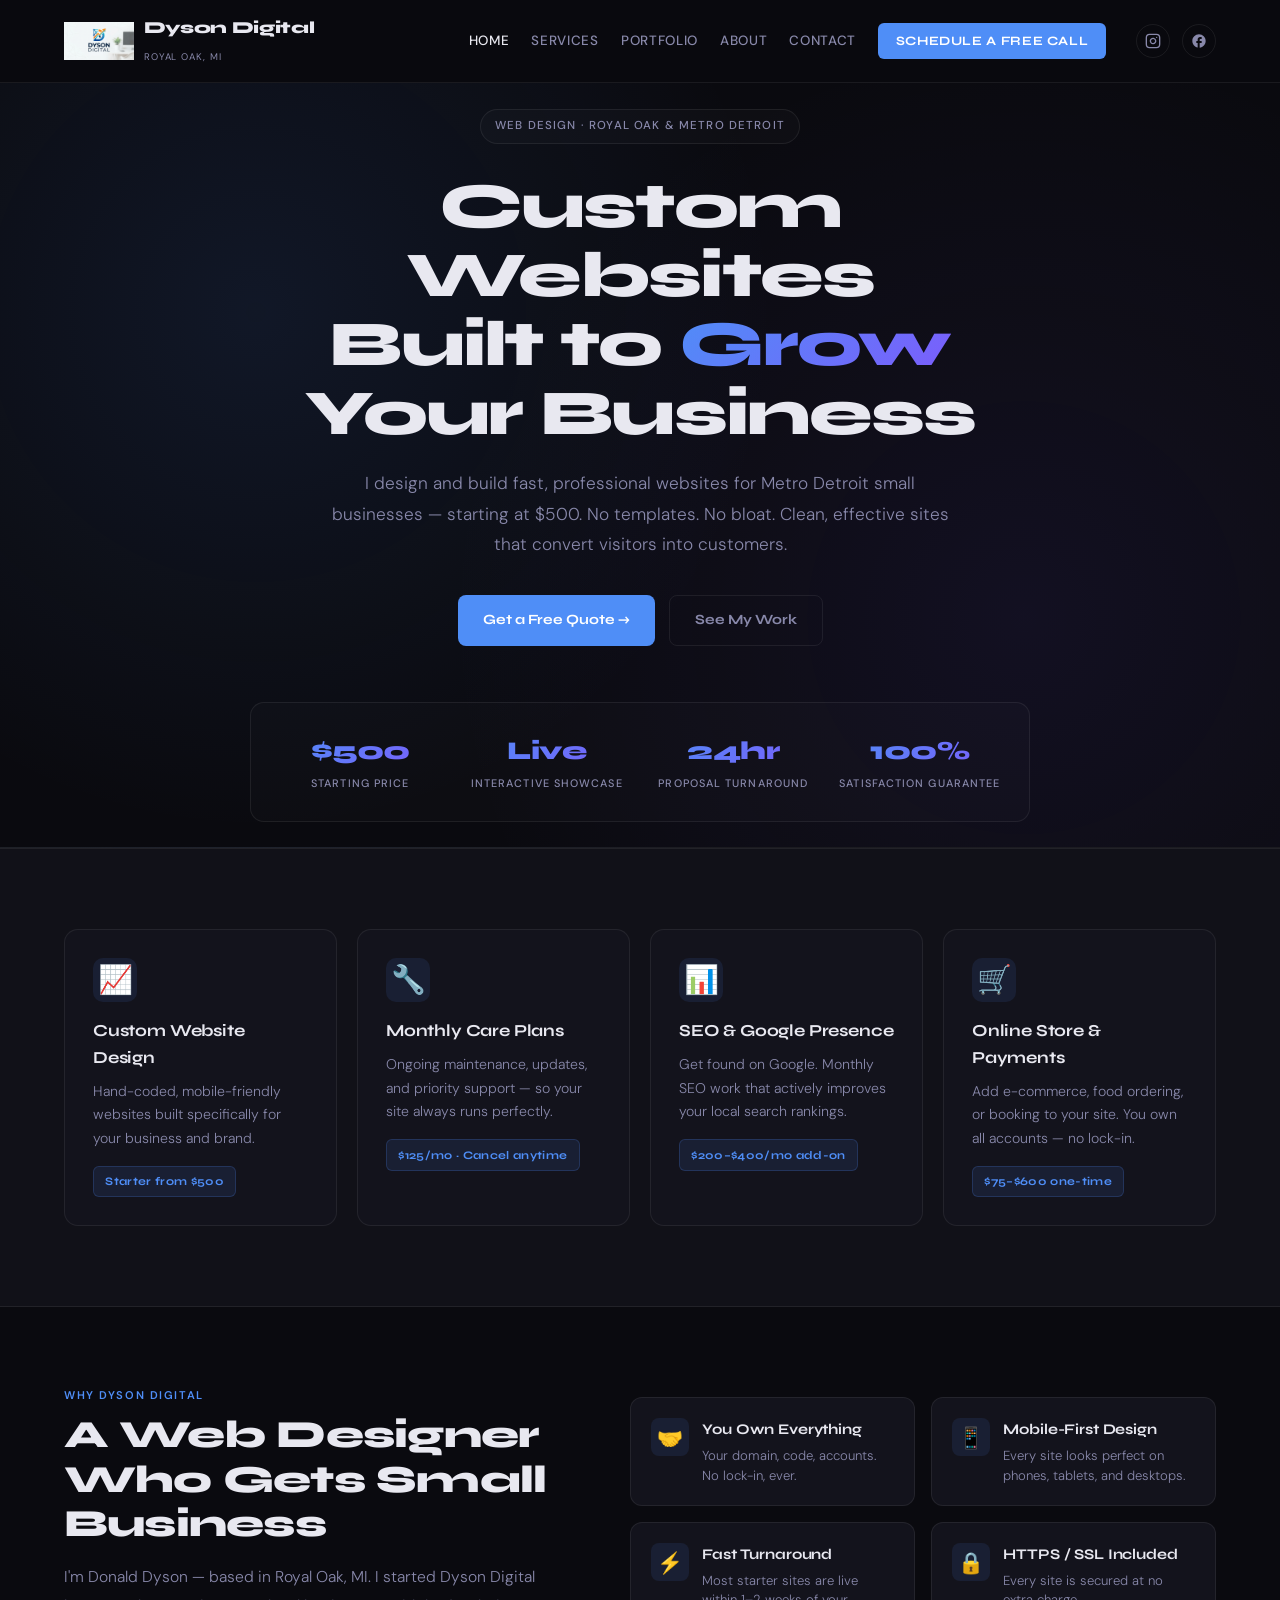
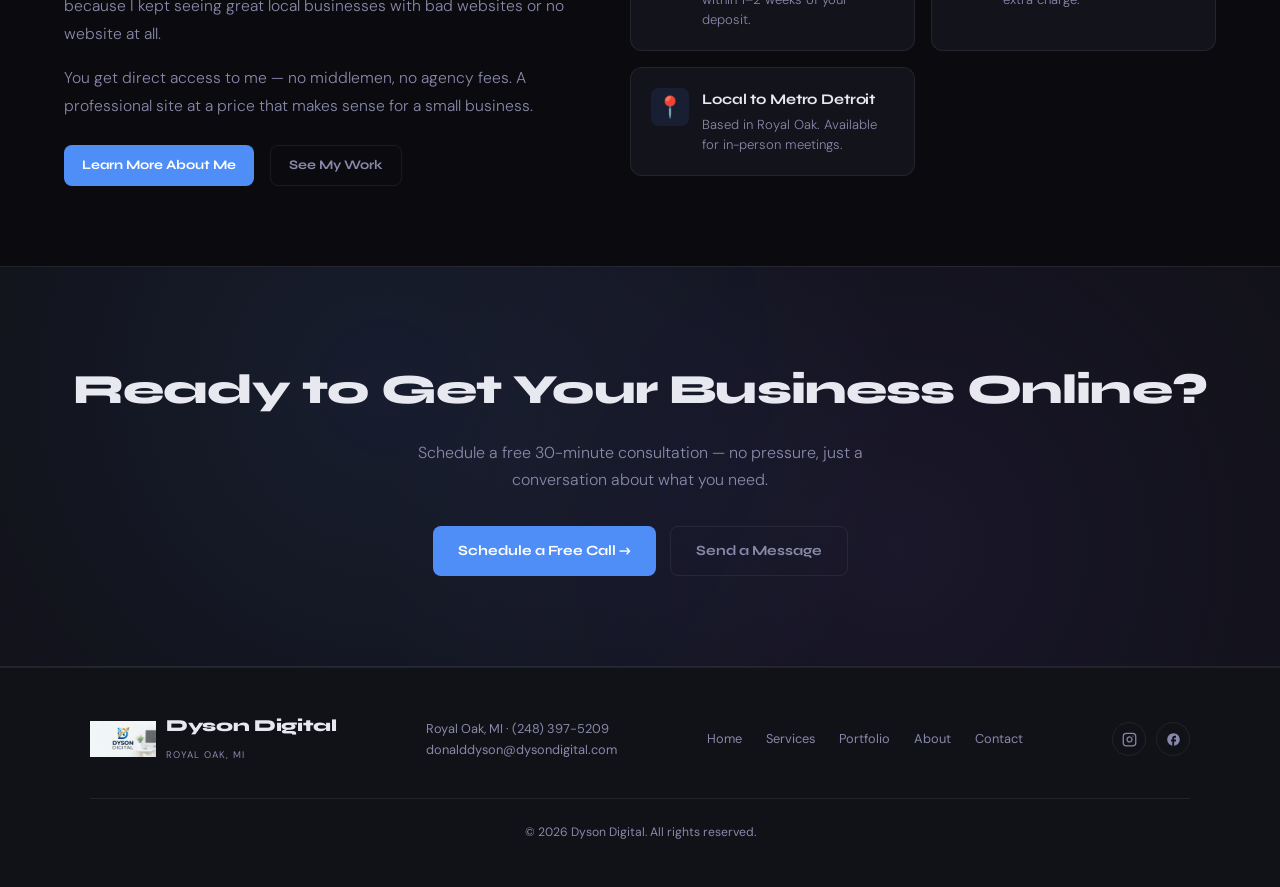
<file: index.html>
<!DOCTYPE html>
<html lang="en">
<head>
<script async src="https://www.googletagmanager.com/gtag/js?id=G-XXXXXXXXXX"></script>
<script>window.dataLayer=window.dataLayer||[];function gtag(){dataLayer.push(arguments);}gtag('js',new Date());gtag('config','G-XXXXXXXXXX');</script>
<meta charset="UTF-8">
<meta name="viewport" content="width=device-width, initial-scale=1.0">
<title>Dyson Digital | Web Designer Royal Oak MI | Metro Detroit</title>
<meta name="description" content="Dyson Digital builds custom websites for Metro Detroit small businesses. Based in Royal Oak, MI. Starting at $500. Schedule a free consultation.">
<link rel="canonical" href="https://dysondigital.com/">
<meta name="robots" content="index, follow">
<meta property="og:title" content="Dyson Digital | Web Designer Royal Oak MI">
<meta property="og:description" content="Custom websites for Metro Detroit small businesses. Starting at $500.">
<meta property="og:image" content="https://dysondigital.com/images/og-preview.jpg">
<meta property="og:url" content="https://dysondigital.com">
<meta property="og:type" content="website">
<meta name="twitter:card" content="summary_large_image">
<meta name="twitter:title" content="Dyson Digital | Web Designer Royal Oak MI">
<meta name="twitter:description" content="Custom websites for Metro Detroit small businesses. Starting at $500.">
<meta name="twitter:image" content="https://dysondigital.com/images/og-preview.jpg">
<link rel="icon" type="image/png" href="favicon.png">
<link rel="apple-touch-icon" href="favicon.png">
<meta name="theme-color" content="#1d6aff">
<link rel="stylesheet" href="style.css">

<!-- ProfessionalService (LocalBusiness) Schema -->
<script type="application/ld+json">
{
  "@context": "https://schema.org",
  "@type": "ProfessionalService",
  "name": "Dyson Digital",
  "image": "https://dysondigital.com/images/dysondigitallogo.png",
  "url": "https://dysondigital.com",
  "telephone": "+1-248-397-5209",
  "email": "donalddyson@dysondigital.com",
  "priceRange": "$500 - $1,500",
  "description": "Professional web design and SEO services for small businesses in Metro Detroit.",
  "address": {
    "@type": "PostalAddress",
    "addressLocality": "Royal Oak",
    "addressRegion": "MI",
    "addressCountry": "US"
  },
  "geo": {
    "@type": "GeoCoordinates",
    "latitude": 42.4895,
    "longitude": -83.1446
  },
  "areaServed": ["Royal Oak", "Detroit", "Metro Detroit", "Michigan"],
  "sameAs": [
    "https://www.instagram.com/dyson.digital",
    "https://www.facebook.com/profile.php?id=61573208819457"
  ],
  "founder": {
    "@type": "Person",
    "name": "Donald Dyson",
    "jobTitle": "Founder & Web Designer",
    "worksFor": {
      "@type": "Organization",
      "name": "Dyson Digital"
    }
  },
  "hasOfferCatalog": {
    "@type": "OfferCatalog",
    "name": "Web Design Services",
    "itemListElement": [
      {
        "@type": "Offer",
        "itemOffered": {
          "@type": "Service",
          "name": "Starter Website",
          "description": "Up to 5 pages, hand-coded and mobile-friendly. Ideal for small businesses needing a clean, professional web presence fast."
        },
        "price": "500",
        "priceCurrency": "USD"
      },
      {
        "@type": "Offer",
        "itemOffered": {
          "@type": "Service",
          "name": "Full Custom Site",
          "description": "Up to 8 pages, fully custom layout and design with advanced SEO, Google Maps integration, and 30-day post-launch support."
        },
        "price": "800",
        "priceCurrency": "USD"
      },
      {
        "@type": "Offer",
        "itemOffered": {
          "@type": "Service",
          "name": "Monthly Care Plan",
          "description": "Hands-on monthly maintenance: hosting, SSL, content updates, performance monitoring, and same-day priority support."
        },
        "price": "125",
        "priceCurrency": "USD"
      }
    ]
  }
}
</script>

<!-- Organization + Founder Schema -->
<script type="application/ld+json">
{
  "@context": "https://schema.org",
  "@type": "Organization",
  "name": "Dyson Digital",
  "url": "https://dysondigital.com",
  "logo": "https://dysondigital.com/images/dysondigitallogo.png",
  "founder": {
    "@type": "Person",
    "name": "Donald Dyson",
    "jobTitle": "Founder",
    "worksFor": {
      "@type": "Organization",
      "name": "Dyson Digital"
    }
  },
  "contactPoint": {
    "@type": "ContactPoint",
    "telephone": "+1-248-397-5209",
    "contactType": "customer service",
    "email": "donalddyson@dysondigital.com",
    "areaServed": "US",
    "availableLanguage": "English"
  },
  "sameAs": [
    "https://www.instagram.com/dyson.digital",
    "https://www.facebook.com/profile.php?id=61573208819457"
  ]
}
</script>

<!-- Breadcrumbs -->
<script type="application/ld+json">
{
  "@context": "https://schema.org",
  "@type": "BreadcrumbList",
  "itemListElement": [
    {
      "@type": "ListItem",
      "position": 1,
      "name": "Home",
      "item": "https://dysondigital.com/"
    }
  ]
}
</script>
</head>
<body>

<header>
  <a href="index.html" class="logo-wrap" aria-label="Dyson Digital home">
    <img src="images/dysondigitallogo.png" alt="Dyson Digital logo" height="50" loading="lazy">
    <span>
      <span class="logo-text">Dyson Digital</span><br>
      <span class="logo-sub">Royal Oak, MI</span>
    </span>
  </a>
  <button class="menu-toggle" aria-label="Toggle navigation menu" aria-expanded="false" aria-controls="main-nav" onclick="const n=document.getElementById('main-nav');n.classList.toggle('active');this.setAttribute('aria-expanded',n.classList.contains('active'));">&#9776;</button>
  <nav id="main-nav">
    <a href="index.html" class="active">Home</a>
    <a href="services.html">Services</a>
    <a href="portfolio.html">Portfolio</a>
    <a href="about.html">About</a>
    <a href="contact.html">Contact</a>
    <a href="https://calendly.com/donalddyson-dysondigital" target="_blank" rel="noopener" class="btn-nav">Schedule a Free Call</a>
    <div class="social-icons">
      <a href="https://www.instagram.com/dyson.digital?igsh=MTFlbjN6anN3eXRmOQ%3D%3D&amp;utm_source=qr" target="_blank" rel="noopener" aria-label="Dyson Digital on Instagram">
        <svg viewBox="0 0 24 24" fill="none" stroke="currentColor" stroke-width="2" stroke-linecap="round" stroke-linejoin="round"><rect x="2" y="2" width="20" height="20" rx="5" ry="5"/><path d="M16 11.37A4 4 0 1 1 12.63 8 4 4 0 0 1 16 11.37z"/><line x1="17.5" y1="6.5" x2="17.51" y2="6.5"/></svg>
      </a>
      <a href="https://www.facebook.com/profile.php?id=61573208819457&amp;mibextid=wwXIfr" target="_blank" rel="noopener" aria-label="Dyson Digital on Facebook">
        <svg viewBox="0 0 24 24" fill="currentColor"><path d="M22 12c0-5.52-4.48-10-10-10S2 6.48 2 12c0 4.84 3.44 8.87 8 9.8V15H8v-3h2V9.5C10 7.57 11.57 6 13.5 6H16v3h-2c-.55 0-1 .45-1 1v2h3v3h-3v6.95c5.05-.5 9-4.76 9-9.95z"/></svg>
      </a>
    </div>
  </nav>
</header>

<!-- HERO -->
<section class="hero">
  <div class="hero-inner">
    <div class="hero-tag">Web Design &middot; Royal Oak &amp; Metro Detroit</div>
    <h1>Custom Websites<br>Built to <span>Grow</span><br>Your Business</h1>
    <p class="hero-desc">I design and build fast, professional websites for Metro Detroit small businesses — starting at $500. No templates. No bloat. Clean, effective sites that convert visitors into customers.</p>
    <div class="hero-ctas">
      <a href="contact.html#quote-form" class="btn">Get a Free Quote &rarr;</a>
      <a href="portfolio.html" class="btn btn-outline">See My Work</a>
    </div>
    <div class="hero-stats">
      <div><div class="sn">$500</div><div class="sl2">Starting Price</div></div>
      <div><div class="sn">Live</div><div class="sl2">Interactive Showcase</div></div>
      <div><div class="sn">24hr</div><div class="sl2">Proposal Turnaround</div></div>
      <div><div class="sn">100%</div><div class="sl2">Satisfaction Guarantee</div></div>
    </div>
  </div>
</section>

<!-- SERVICES STRIP -->
<section class="strip" id="services">
  <div class="sg">
    <div class="sc">
      <div class="si" aria-hidden="true">&#128200;</div>
      <h3>Custom Website Design</h3>
      <p>Hand-coded, mobile-friendly websites built specifically for your business and brand.</p>
      <div class="stag">Starter from $500</div>
    </div>
    <div class="sc">
      <div class="si" aria-hidden="true">&#128295;</div>
      <h3>Monthly Care Plans</h3>
      <p>Ongoing maintenance, updates, and priority support — so your site always runs perfectly.</p>
      <div class="stag">$125/mo &middot; Cancel anytime</div>
    </div>
    <div class="sc">
      <div class="si" aria-hidden="true">&#128202;</div>
      <h3>SEO &amp; Google Presence</h3>
      <p>Get found on Google. Monthly SEO work that actively improves your local search rankings.</p>
      <div class="stag">$200&ndash;$400/mo add-on</div>
    </div>
    <div class="sc">
      <div class="si" aria-hidden="true">&#128722;</div>
      <h3>Online Store &amp; Payments</h3>
      <p>Add e-commerce, food ordering, or booking to your site. You own all accounts — no lock-in.</p>
      <div class="stag">$75&ndash;$600 one-time</div>
    </div>
  </div>
</section>

<!-- WHY DYSON DIGITAL -->
<section class="why">
  <div class="wi">
    <div class="wt">
      <div class="sl">Why Dyson Digital</div>
      <h2>A Web Designer Who Gets Small Business</h2>
      <p>I'm Donald Dyson — based in Royal Oak, MI. I started Dyson Digital because I kept seeing great local businesses with bad websites or no website at all.</p>
      <p>You get direct access to me — no middlemen, no agency fees. A professional site at a price that makes sense for a small business.</p>
      <div style="display:flex;gap:1rem;margin-top:1.5rem;flex-wrap:wrap;">
        <a href="about.html" class="btn btn-sm">Learn More About Me</a>
        <a href="portfolio.html" class="btn btn-outline btn-sm">See My Work</a>
      </div>
    </div>
    <div class="wl">
      <div class="wi2"><div class="wic" aria-hidden="true">&#129309;</div><div><h4>You Own Everything</h4><p>Your domain, code, accounts. No lock-in, ever.</p></div></div>
      <div class="wi2"><div class="wic" aria-hidden="true">&#128241;</div><div><h4>Mobile-First Design</h4><p>Every site looks perfect on phones, tablets, and desktops.</p></div></div>
      <div class="wi2"><div class="wic" aria-hidden="true">&#9889;</div><div><h4>Fast Turnaround</h4><p>Most starter sites are live within 1&ndash;2 weeks of your deposit.</p></div></div>
      <div class="wi2"><div class="wic" aria-hidden="true">&#128274;</div><div><h4>HTTPS / SSL Included</h4><p>Every site is secured at no extra charge.</p></div></div>
      <div class="wi2"><div class="wic" aria-hidden="true">&#128205;</div><div><h4>Local to Metro Detroit</h4><p>Based in Royal Oak. Available for in-person meetings.</p></div></div>
    </div>
  </div>
</section>

<!-- CTA BAR -->
<section class="cta-b">
  <h2>Ready to Get Your Business Online?</h2>
  <p>Schedule a free 30-minute consultation — no pressure, just a conversation about what you need.</p>
  <div class="cta-btns">
    <a href="https://calendly.com/donalddyson-dysondigital" target="_blank" rel="noopener" class="btn">Schedule a Free Call &rarr;</a>
    <a href="contact.html" class="btn btn-outline">Send a Message</a>
  </div>
</section>

<!-- FOOTER -->
<footer>
  <div class="fi">
    <div class="footer-brand">
      <img src="images/dysondigitallogo.png" alt="Dyson Digital logo" loading="lazy">
      <div>
        <span class="logo-text">Dyson Digital</span><br>
        <span class="logo-sub">Royal Oak, MI</span>
      </div>
    </div>
    <div class="footer-contact">
      Royal Oak, MI &middot; <a href="tel:+12483975209">(248) 397-5209</a><br>
      <a href="mailto:donalddyson@dysondigital.com">donalddyson@dysondigital.com</a>
    </div>
    <div class="fl">
      <a href="index.html">Home</a>
      <a href="services.html">Services</a>
      <a href="portfolio.html">Portfolio</a>
      <a href="about.html">About</a>
      <a href="contact.html">Contact</a>
    </div>
    <div class="footer-social">
      <a href="https://www.instagram.com/dyson.digital?igsh=MTFlbjN6anN3eXRmOQ%3D%3D&amp;utm_source=qr" target="_blank" rel="noopener" aria-label="Dyson Digital on Instagram">
        <svg viewBox="0 0 24 24" fill="none" stroke="currentColor" stroke-width="2" stroke-linecap="round" stroke-linejoin="round"><rect x="2" y="2" width="20" height="20" rx="5" ry="5"/><path d="M16 11.37A4 4 0 1 1 12.63 8 4 4 0 0 1 16 11.37z"/><line x1="17.5" y1="6.5" x2="17.51" y2="6.5"/></svg>
      </a>
      <a href="https://www.facebook.com/profile.php?id=61573208819457&amp;mibextid=wwXIfr" target="_blank" rel="noopener" aria-label="Dyson Digital on Facebook">
        <svg viewBox="0 0 24 24" fill="currentColor"><path d="M22 12c0-5.52-4.48-10-10-10S2 6.48 2 12c0 4.84 3.44 8.87 8 9.8V15H8v-3h2V9.5C10 7.57 11.57 6 13.5 6H16v3h-2c-.55 0-1 .45-1 1v2h3v3h-3v6.95c5.05-.5 9-4.76 9-9.95z"/></svg>
      </a>
    </div>
  </div>
  <div class="footer-bottom">
    <span class="fc">&copy; 2026 Dyson Digital. All rights reserved.</span>
  </div>
</footer>

</body>
</html>
</file>
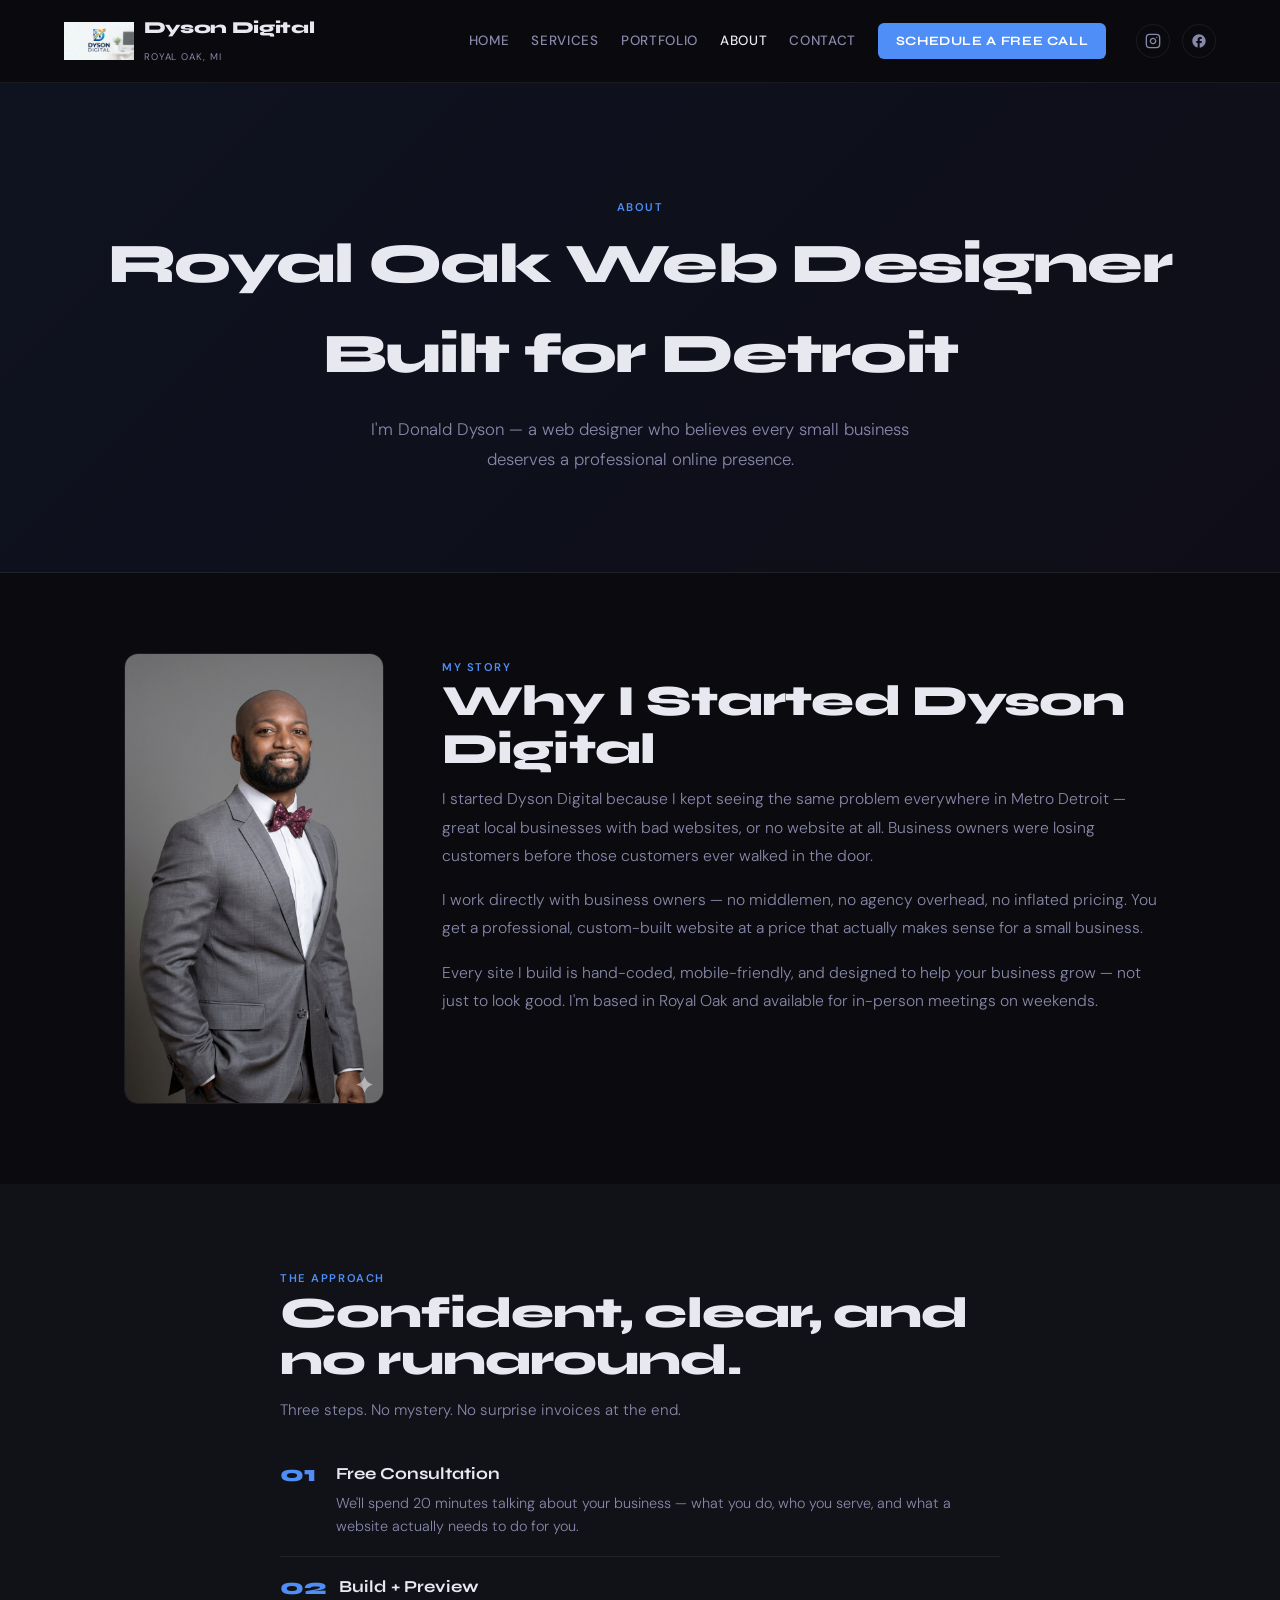
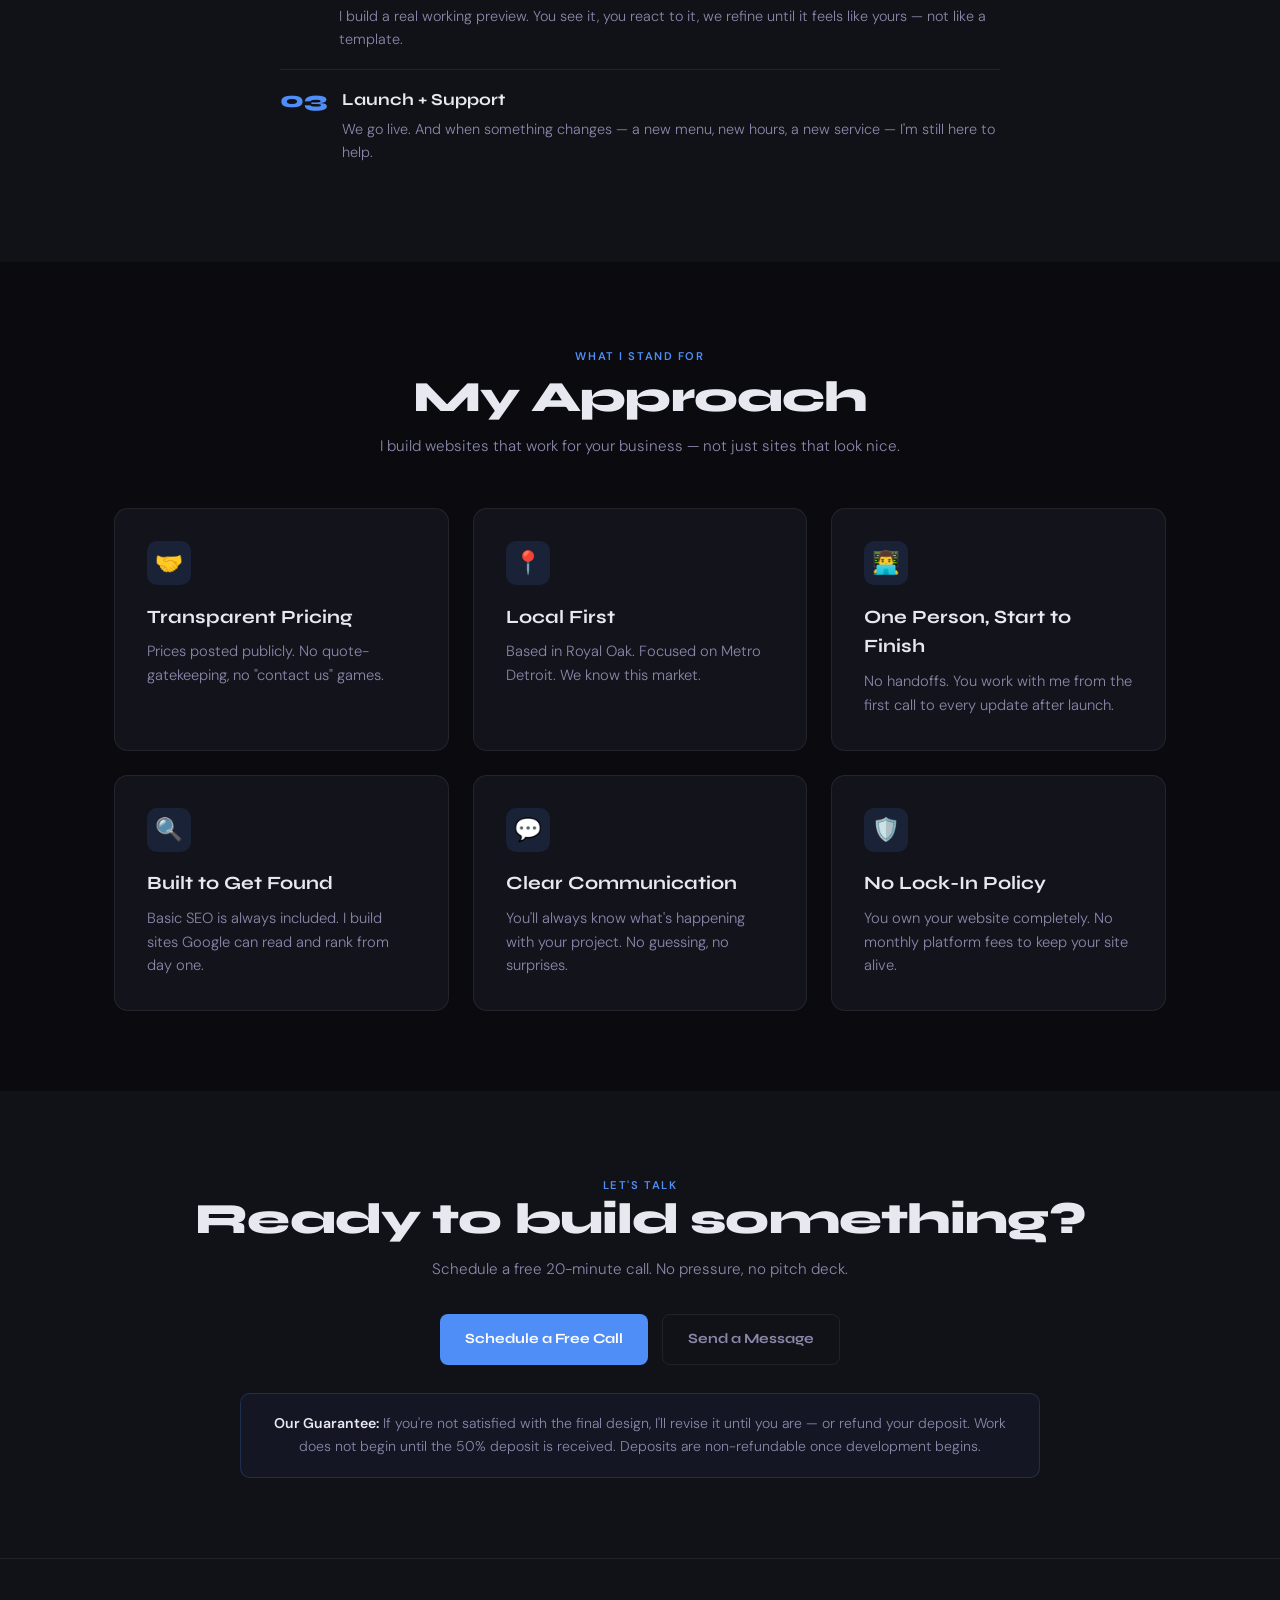
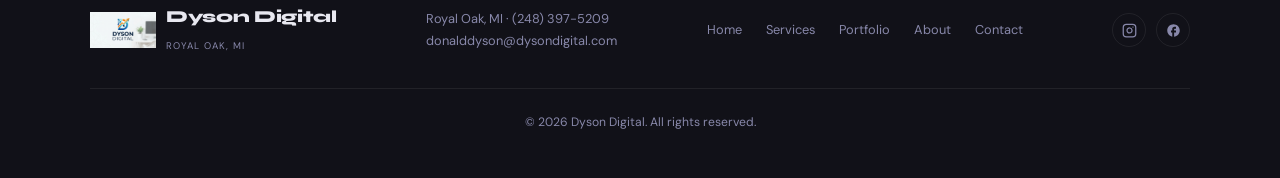
<file: about.html>
<!DOCTYPE html>
<html lang="en">
<head>
<script async src="https://www.googletagmanager.com/gtag/js?id=G-XXXXXXXXXX"></script>
<script>window.dataLayer=window.dataLayer||[];function gtag(){dataLayer.push(arguments);}gtag('js',new Date());gtag('config','G-XXXXXXXXXX');</script>
<meta charset="UTF-8">
<meta name="viewport" content="width=device-width, initial-scale=1.0">
<title>About Donald Dyson | Founder of Dyson Digital Royal Oak MI</title>
<meta name="description" content="Meet Donald Dyson, founder of Dyson Digital in Royal Oak, MI. Personal, hands-on web design and SEO for Metro Detroit small businesses since day one.">
<link rel="canonical" href="https://dysondigital.com/about.html">
<meta name="robots" content="index, follow">
<meta property="og:title" content="About Donald Dyson | Dyson Digital">
<meta property="og:description" content="Meet Donald Dyson, founder of Dyson Digital. Personal, hands-on web design for Metro Detroit small businesses.">
<meta property="og:image" content="https://dysondigital.com/images/og-preview.jpg">
<meta property="og:url" content="https://dysondigital.com/about.html">
<meta property="og:type" content="website">
<meta name="twitter:card" content="summary_large_image">
<meta name="twitter:title" content="About Donald Dyson | Dyson Digital">
<meta name="twitter:description" content="Meet Donald Dyson, founder of Dyson Digital. Personal, hands-on web design for Metro Detroit small businesses.">
<meta name="twitter:image" content="https://dysondigital.com/images/og-preview.jpg">
<link rel="icon" type="image/png" href="favicon.png">
<link rel="apple-touch-icon" href="favicon.png">
<meta name="theme-color" content="#1d6aff">
<link rel="stylesheet" href="style.css">

<!-- Organization + Founder -->
<script type="application/ld+json">
{
  "@context": "https://schema.org",
  "@type": "Organization",
  "name": "Dyson Digital",
  "url": "https://dysondigital.com",
  "logo": "https://dysondigital.com/images/dysondigitallogo.png",
  "founder": {
    "@type": "Person",
    "name": "Donald Dyson",
    "jobTitle": "Founder & Web Designer",
    "image": "https://dysondigital.com/images/greysuit.png",
    "worksFor": {
      "@type": "Organization",
      "name": "Dyson Digital"
    },
    "address": {
      "@type": "PostalAddress",
      "addressLocality": "Royal Oak",
      "addressRegion": "MI",
      "addressCountry": "US"
    }
  },
  "sameAs": [
    "https://www.instagram.com/dyson.digital",
    "https://www.facebook.com/profile.php?id=61573208819457"
  ]
}
</script>

<!-- Breadcrumbs -->
<script type="application/ld+json">
{
  "@context": "https://schema.org",
  "@type": "BreadcrumbList",
  "itemListElement": [
    {"@type": "ListItem", "position": 1, "name": "Home", "item": "https://dysondigital.com/"},
    {"@type": "ListItem", "position": 2, "name": "About", "item": "https://dysondigital.com/about.html"}
  ]
}
</script>
</head>
<body>

<header>
  <a href="index.html" class="logo-wrap" aria-label="Dyson Digital home">
    <img src="images/dysondigitallogo.png" alt="Dyson Digital logo" height="50" loading="lazy">
    <span>
      <span class="logo-text">Dyson Digital</span><br>
      <span class="logo-sub">Royal Oak, MI</span>
    </span>
  </a>
  <button class="menu-toggle" aria-label="Toggle navigation menu" aria-expanded="false" aria-controls="main-nav" onclick="const n=document.getElementById('main-nav');n.classList.toggle('active');this.setAttribute('aria-expanded',n.classList.contains('active'));">&#9776;</button>
  <nav id="main-nav">
    <a href="index.html">Home</a>
    <a href="services.html">Services</a>
    <a href="portfolio.html">Portfolio</a>
    <a href="about.html" class="active">About</a>
    <a href="contact.html">Contact</a>
    <a href="https://calendly.com/donalddyson-dysondigital" target="_blank" rel="noopener" class="btn-nav">Schedule a Free Call</a>
    <div class="social-icons">
      <a href="https://www.instagram.com/dyson.digital?igsh=MTFlbjN6anN3eXRmOQ%3D%3D&amp;utm_source=qr" target="_blank" rel="noopener" aria-label="Dyson Digital on Instagram">
        <svg viewBox="0 0 24 24" fill="none" stroke="currentColor" stroke-width="2" stroke-linecap="round" stroke-linejoin="round"><rect x="2" y="2" width="20" height="20" rx="5" ry="5"/><path d="M16 11.37A4 4 0 1 1 12.63 8 4 4 0 0 1 16 11.37z"/><line x1="17.5" y1="6.5" x2="17.51" y2="6.5"/></svg>
      </a>
      <a href="https://www.facebook.com/profile.php?id=61573208819457&amp;mibextid=wwXIfr" target="_blank" rel="noopener" aria-label="Dyson Digital on Facebook">
        <svg viewBox="0 0 24 24" fill="currentColor"><path d="M22 12c0-5.52-4.48-10-10-10S2 6.48 2 12c0 4.84 3.44 8.87 8 9.8V15H8v-3h2V9.5C10 7.57 11.57 6 13.5 6H16v3h-2c-.55 0-1 .45-1 1v2h3v3h-3v6.95c5.05-.5 9-4.76 9-9.95z"/></svg>
      </a>
    </div>
  </nav>
</header>

<!-- PAGE HERO -->
<section class="page-hero">
  <span class="sl">About</span>
  <h1>Royal Oak Web Designer Built for Detroit</h1>
  <p>I'm Donald Dyson — a web designer who believes every small business deserves a professional online presence.</p>
</section>

<!-- ABOUT MAIN -->
<section>
  <div class="container">
    <div class="grid-2">
      <div class="about-img">
        <img src="images/greysuit.png" alt="Donald Dyson, founder of Dyson Digital in Royal Oak MI" loading="lazy">
      </div>
      <div class="about-text">
        <span class="sl">My Story</span>
        <h2 class="st">Why I Started Dyson Digital</h2>
        <p>I started Dyson Digital because I kept seeing the same problem everywhere in Metro Detroit — great local businesses with bad websites, or no website at all. Business owners were losing customers before those customers ever walked in the door.</p>
        <p>I work directly with business owners — no middlemen, no agency overhead, no inflated pricing. You get a professional, custom-built website at a price that actually makes sense for a small business.</p>
        <p>Every site I build is hand-coded, mobile-friendly, and designed to help your business grow — not just to look good. I'm based in Royal Oak and available for in-person meetings on weekends.</p>
      </div>
    </div>
  </div>
</section>

<!-- APPROACH -->
<section class="section-light">
  <div class="container">
    <div style="max-width:720px;margin:0 auto;">
      <span class="sl">The Approach</span>
      <h2 class="st">Confident, clear, and no runaround.</h2>
      <p class="ss">Three steps. No mystery. No surprise invoices at the end.</p>
      <ol class="steps-list">
        <li>
          <span class="step-num">01</span>
          <div class="step-body">
            <h4>Free Consultation</h4>
            <p>We'll spend 20 minutes talking about your business — what you do, who you serve, and what a website actually needs to do for you.</p>
          </div>
        </li>
        <li>
          <span class="step-num">02</span>
          <div class="step-body">
            <h4>Build + Preview</h4>
            <p>I build a real working preview. You see it, you react to it, we refine until it feels like yours — not like a template.</p>
          </div>
        </li>
        <li>
          <span class="step-num">03</span>
          <div class="step-body">
            <h4>Launch + Support</h4>
            <p>We go live. And when something changes — a new menu, new hours, a new service — I'm still here to help.</p>
          </div>
        </li>
      </ol>
    </div>
  </div>
</section>

<!-- VALUES -->
<section>
  <div class="container">
    <div class="sh" style="text-align:center;">
      <span class="sl">What I Stand For</span>
      <h2 class="st">My Approach</h2>
      <p class="ss" style="margin:0 auto;">I build websites that work for your business — not just sites that look nice.</p>
    </div>
    <div class="grid-3">
      <div class="card">
        <div class="service-icon" aria-hidden="true" style="font-size:1.4rem;">&#129309;</div>
        <h3 style="margin-bottom:0.5rem;">Transparent Pricing</h3>
        <p style="color:var(--muted);font-size:0.92rem;font-weight:300;">Prices posted publicly. No quote-gatekeeping, no "contact us" games.</p>
      </div>
      <div class="card">
        <div class="service-icon" aria-hidden="true" style="font-size:1.4rem;">&#128205;</div>
        <h3 style="margin-bottom:0.5rem;">Local First</h3>
        <p style="color:var(--muted);font-size:0.92rem;font-weight:300;">Based in Royal Oak. Focused on Metro Detroit. We know this market.</p>
      </div>
      <div class="card">
        <div class="service-icon" aria-hidden="true" style="font-size:1.4rem;">&#128104;&#8205;&#128187;</div>
        <h3 style="margin-bottom:0.5rem;">One Person, Start to Finish</h3>
        <p style="color:var(--muted);font-size:0.92rem;font-weight:300;">No handoffs. You work with me from the first call to every update after launch.</p>
      </div>
      <div class="card">
        <div class="service-icon" aria-hidden="true" style="font-size:1.4rem;">&#128269;</div>
        <h3 style="margin-bottom:0.5rem;">Built to Get Found</h3>
        <p style="color:var(--muted);font-size:0.92rem;font-weight:300;">Basic SEO is always included. I build sites Google can read and rank from day one.</p>
      </div>
      <div class="card">
        <div class="service-icon" aria-hidden="true" style="font-size:1.4rem;">&#128172;</div>
        <h3 style="margin-bottom:0.5rem;">Clear Communication</h3>
        <p style="color:var(--muted);font-size:0.92rem;font-weight:300;">You'll always know what's happening with your project. No guessing, no surprises.</p>
      </div>
      <div class="card">
        <div class="service-icon" aria-hidden="true" style="font-size:1.4rem;">&#128737;&#65039;</div>
        <h3 style="margin-bottom:0.5rem;">No Lock-In Policy</h3>
        <p style="color:var(--muted);font-size:0.92rem;font-weight:300;">You own your website completely. No monthly platform fees to keep your site alive.</p>
      </div>
    </div>
  </div>
</section>

<!-- CTA -->
<section class="section-light">
  <div class="container" style="text-align:center;">
    <span class="sl">Let's Talk</span>
    <h2 class="st">Ready to build something?</h2>
    <p class="ss" style="margin:0 auto 2rem;">Schedule a free 20-minute call. No pressure, no pitch deck.</p>
    <div style="display:flex;gap:14px;justify-content:center;flex-wrap:wrap;">
      <a href="https://calendly.com/donalddyson-dysondigital" target="_blank" rel="noopener" class="btn">Schedule a Free Call</a>
      <a href="contact.html" class="btn btn-outline">Send a Message</a>
    </div>
    <div class="guarantee-box">
      <strong>Our Guarantee:</strong> If you're not satisfied with the final design, I'll revise it until you are — or refund your deposit. Work does not begin until the 50% deposit is received. Deposits are non-refundable once development begins.
    </div>
  </div>
</section>

<!-- FOOTER -->
<footer>
  <div class="fi">
    <div class="footer-brand">
      <img src="images/dysondigitallogo.png" alt="Dyson Digital logo" loading="lazy">
      <div>
        <span class="logo-text">Dyson Digital</span><br>
        <span class="logo-sub">Royal Oak, MI</span>
      </div>
    </div>
    <div class="footer-contact">
      Royal Oak, MI &middot; <a href="tel:+12483975209">(248) 397-5209</a><br>
      <a href="mailto:donalddyson@dysondigital.com">donalddyson@dysondigital.com</a>
    </div>
    <div class="fl">
      <a href="index.html">Home</a>
      <a href="services.html">Services</a>
      <a href="portfolio.html">Portfolio</a>
      <a href="about.html">About</a>
      <a href="contact.html">Contact</a>
    </div>
    <div class="footer-social">
      <a href="https://www.instagram.com/dyson.digital?igsh=MTFlbjN6anN3eXRmOQ%3D%3D&amp;utm_source=qr" target="_blank" rel="noopener" aria-label="Dyson Digital on Instagram">
        <svg viewBox="0 0 24 24" fill="none" stroke="currentColor" stroke-width="2" stroke-linecap="round" stroke-linejoin="round"><rect x="2" y="2" width="20" height="20" rx="5" ry="5"/><path d="M16 11.37A4 4 0 1 1 12.63 8 4 4 0 0 1 16 11.37z"/><line x1="17.5" y1="6.5" x2="17.51" y2="6.5"/></svg>
      </a>
      <a href="https://www.facebook.com/profile.php?id=61573208819457&amp;mibextid=wwXIfr" target="_blank" rel="noopener" aria-label="Dyson Digital on Facebook">
        <svg viewBox="0 0 24 24" fill="currentColor"><path d="M22 12c0-5.52-4.48-10-10-10S2 6.48 2 12c0 4.84 3.44 8.87 8 9.8V15H8v-3h2V9.5C10 7.57 11.57 6 13.5 6H16v3h-2c-.55 0-1 .45-1 1v2h3v3h-3v6.95c5.05-.5 9-4.76 9-9.95z"/></svg>
      </a>
    </div>
  </div>
  <div class="footer-bottom">
    <span class="fc">&copy; 2026 Dyson Digital. All rights reserved.</span>
  </div>
</footer>

</body>
</html>
</file>
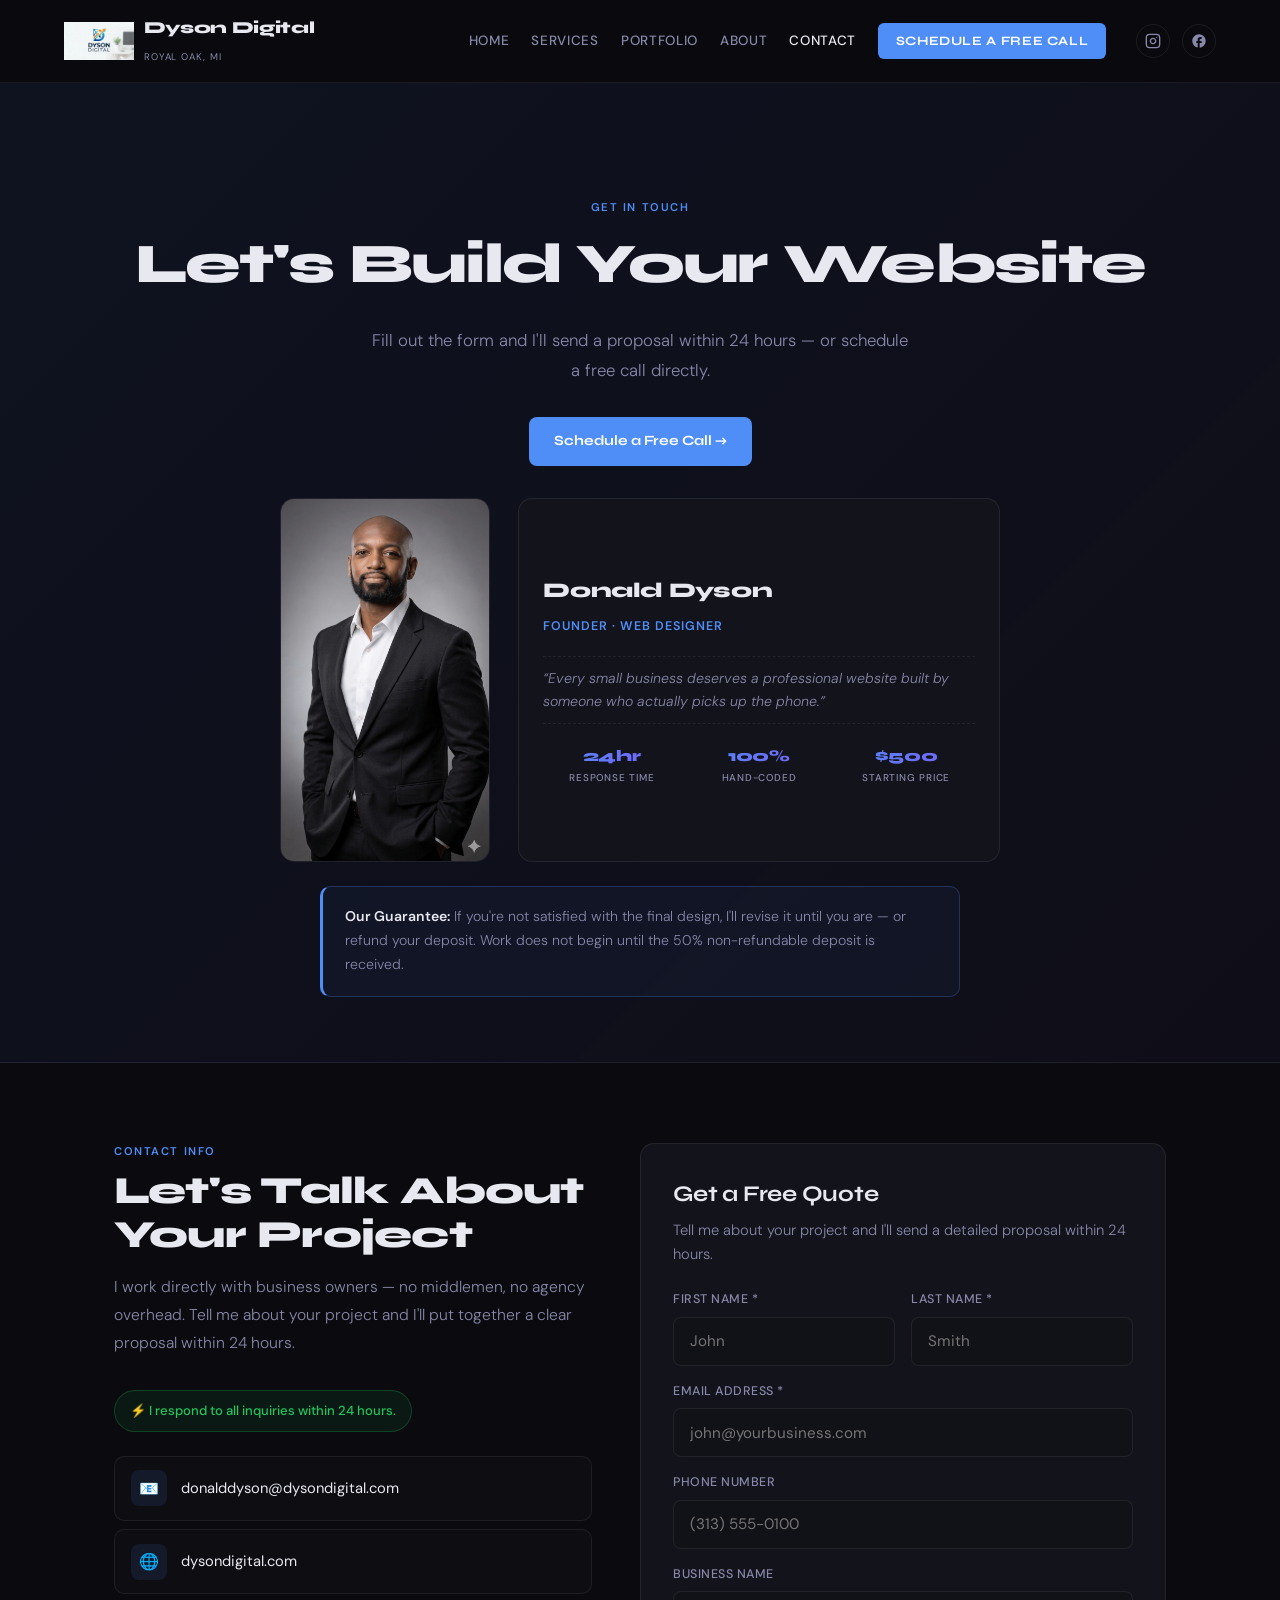
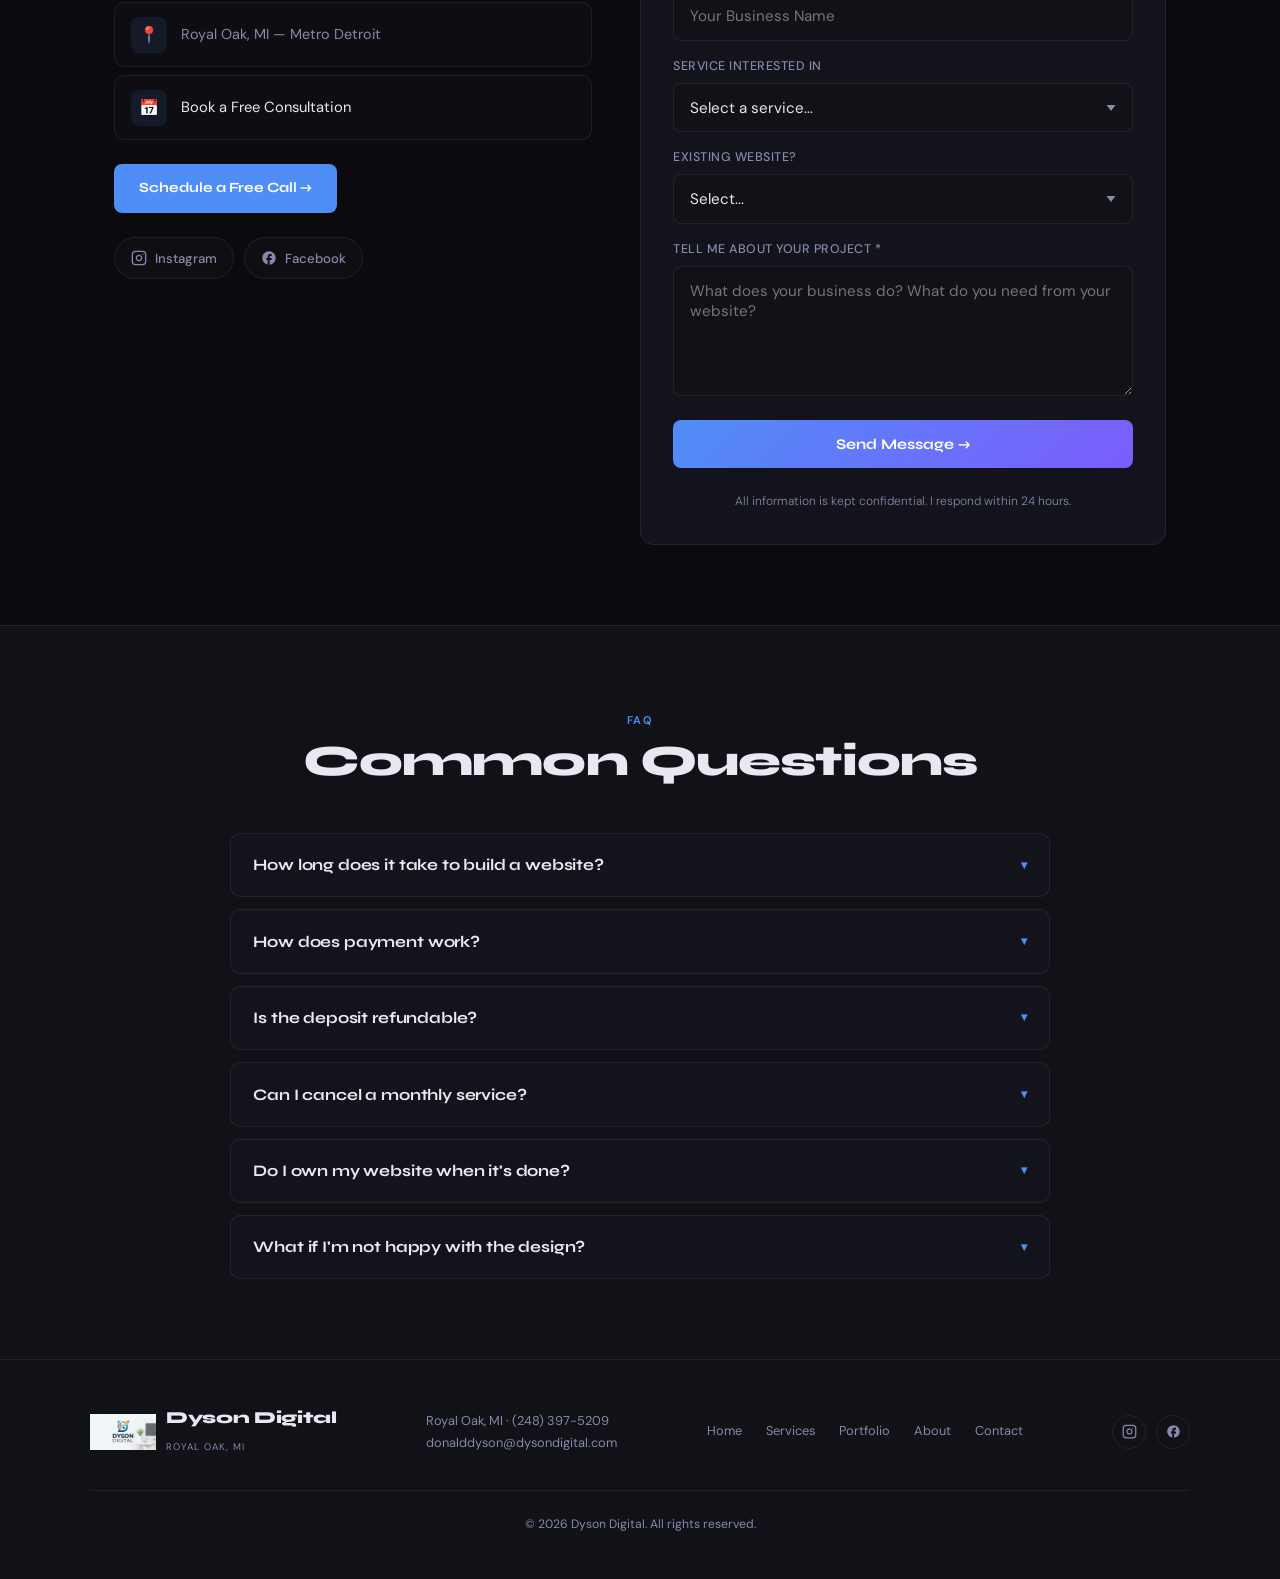
<file: contact.html>
<!DOCTYPE html>
<html lang="en">
<head>
<script async src="https://www.googletagmanager.com/gtag/js?id=G-XXXXXXXXXX"></script>
<script>window.dataLayer=window.dataLayer||[];function gtag(){dataLayer.push(arguments);}gtag('js',new Date());gtag('config','G-XXXXXXXXXX');</script>
<meta charset="UTF-8">
<meta name="viewport" content="width=device-width, initial-scale=1.0">
<title>Contact Dyson Digital | Free Web Design Quote Royal Oak MI</title>
<meta name="description" content="Contact Dyson Digital for a free web design quote in Metro Detroit. Call (248) 397-5209, email, or schedule a free consultation call with Donald Dyson today.">
<link rel="canonical" href="https://dysondigital.com/contact.html">
<meta name="robots" content="index, follow">
<meta property="og:title" content="Contact Dyson Digital | Free Quote">
<meta property="og:description" content="Contact Dyson Digital for a free web design quote in Metro Detroit.">
<meta property="og:image" content="https://dysondigital.com/images/og-preview.jpg">
<meta property="og:url" content="https://dysondigital.com/contact.html">
<meta property="og:type" content="website">
<meta name="twitter:card" content="summary_large_image">
<meta name="twitter:title" content="Contact Dyson Digital | Free Quote">
<meta name="twitter:description" content="Contact Dyson Digital for a free web design quote in Metro Detroit.">
<meta name="twitter:image" content="https://dysondigital.com/images/og-preview.jpg">
<link rel="icon" type="image/png" href="favicon.png">
<link rel="apple-touch-icon" href="favicon.png">
<meta name="theme-color" content="#1d6aff">
<link rel="stylesheet" href="style.css">

<!-- FAQPage Schema - text matches visible FAQ exactly -->
<script type="application/ld+json">
{
  "@context": "https://schema.org",
  "@type": "FAQPage",
  "mainEntity": [
    {
      "@type": "Question",
      "name": "How long does it take to build a website?",
      "acceptedAnswer": {
        "@type": "Answer",
        "text": "Most starter websites are live within 1-2 weeks of receiving your deposit and content. Full custom sites typically take 2-4 weeks depending on complexity."
      }
    },
    {
      "@type": "Question",
      "name": "How does payment work?",
      "acceptedAnswer": {
        "@type": "Answer",
        "text": "All projects require a 50% non-refundable deposit upfront - work begins only after this is paid and cleared. The remaining 50% is due when the site is complete and ready to launch. I invoice through Wave - clients can pay by credit card or bank transfer."
      }
    },
    {
      "@type": "Question",
      "name": "Is the deposit refundable?",
      "acceptedAnswer": {
        "@type": "Answer",
        "text": "The 50% deposit is non-refundable once work has begun. If you're not happy with the design direction before development starts, I'll revise until we're aligned. Your investment is always protected."
      }
    },
    {
      "@type": "Question",
      "name": "Can I cancel a monthly service?",
      "acceptedAnswer": {
        "@type": "Answer",
        "text": "Yes - all monthly services (Care Plan, SEO, Growth Bundle) can be cancelled anytime with 30 days written notice. No long-term contracts."
      }
    },
    {
      "@type": "Question",
      "name": "Do I own my website when it's done?",
      "acceptedAnswer": {
        "@type": "Answer",
        "text": "Yes - 100%. You own the domain, all the code, and every account. There's no ongoing fee to keep your site alive. It's yours outright."
      }
    },
    {
      "@type": "Question",
      "name": "What if I'm not happy with the design?",
      "acceptedAnswer": {
        "@type": "Answer",
        "text": "I revise until you're happy - that's my guarantee. If we can't come to an agreement before development begins, I'll refund your deposit."
      }
    }
  ]
}
</script>

<!-- Organization + Founder -->
<script type="application/ld+json">
{
  "@context": "https://schema.org",
  "@type": "Organization",
  "name": "Dyson Digital",
  "url": "https://dysondigital.com",
  "logo": "https://dysondigital.com/images/dysondigitallogo.png",
  "founder": {
    "@type": "Person",
    "name": "Donald Dyson",
    "jobTitle": "Founder",
    "worksFor": {
      "@type": "Organization",
      "name": "Dyson Digital"
    }
  },
  "contactPoint": {
    "@type": "ContactPoint",
    "telephone": "+1-248-397-5209",
    "contactType": "customer service",
    "email": "donalddyson@dysondigital.com",
    "areaServed": "US",
    "availableLanguage": "English"
  },
  "sameAs": [
    "https://www.instagram.com/dyson.digital",
    "https://www.facebook.com/profile.php?id=61573208819457"
  ]
}
</script>

<!-- Breadcrumbs -->
<script type="application/ld+json">
{
  "@context": "https://schema.org",
  "@type": "BreadcrumbList",
  "itemListElement": [
    {"@type": "ListItem", "position": 1, "name": "Home", "item": "https://dysondigital.com/"},
    {"@type": "ListItem", "position": 2, "name": "Contact", "item": "https://dysondigital.com/contact.html"}
  ]
}
</script>
</head>
<body>

<header>
  <a href="index.html" class="logo-wrap" aria-label="Dyson Digital home">
    <img src="images/dysondigitallogo.png" alt="Dyson Digital logo" height="50" loading="lazy">
    <span>
      <span class="logo-text">Dyson Digital</span><br>
      <span class="logo-sub">Royal Oak, MI</span>
    </span>
  </a>
  <button class="menu-toggle" aria-label="Toggle navigation menu" aria-expanded="false" aria-controls="main-nav" onclick="const n=document.getElementById('main-nav');n.classList.toggle('active');this.setAttribute('aria-expanded',n.classList.contains('active'));">&#9776;</button>
  <nav id="main-nav">
    <a href="index.html">Home</a>
    <a href="services.html">Services</a>
    <a href="portfolio.html">Portfolio</a>
    <a href="about.html">About</a>
    <a href="contact.html" class="active">Contact</a>
    <a href="https://calendly.com/donalddyson-dysondigital" target="_blank" rel="noopener" class="btn-nav">Schedule a Free Call</a>
    <div class="social-icons">
      <a href="https://www.instagram.com/dyson.digital?igsh=MTFlbjN6anN3eXRmOQ%3D%3D&amp;utm_source=qr" target="_blank" rel="noopener" aria-label="Dyson Digital on Instagram">
        <svg viewBox="0 0 24 24" fill="none" stroke="currentColor" stroke-width="2" stroke-linecap="round" stroke-linejoin="round"><rect x="2" y="2" width="20" height="20" rx="5" ry="5"/><path d="M16 11.37A4 4 0 1 1 12.63 8 4 4 0 0 1 16 11.37z"/><line x1="17.5" y1="6.5" x2="17.51" y2="6.5"/></svg>
      </a>
      <a href="https://www.facebook.com/profile.php?id=61573208819457&amp;mibextid=wwXIfr" target="_blank" rel="noopener" aria-label="Dyson Digital on Facebook">
        <svg viewBox="0 0 24 24" fill="currentColor"><path d="M22 12c0-5.52-4.48-10-10-10S2 6.48 2 12c0 4.84 3.44 8.87 8 9.8V15H8v-3h2V9.5C10 7.57 11.57 6 13.5 6H16v3h-2c-.55 0-1 .45-1 1v2h3v3h-3v6.95c5.05-.5 9-4.76 9-9.95z"/></svg>
      </a>
    </div>
  </nav>
</header>

<!-- PAGE HERO -->
<section class="page-hero">
  <span class="sl">Get In Touch</span>
  <h1>Let's Build Your Website</h1>
  <p>Fill out the form and I'll send a proposal within 24 hours — or schedule a free call directly.</p>
  <a href="https://calendly.com/donalddyson-dysondigital" target="_blank" rel="noopener" class="btn">Schedule a Free Call &rarr;</a>

  <div class="intro-row">
    <div class="contact-hero-img">
      <img src="images/blacksuit.png" alt="Donald Dyson, Web Designer at Dyson Digital in Royal Oak MI" loading="lazy">
    </div>
    <div class="intro-panel">
      <div class="ip-name">Donald Dyson</div>
      <div class="ip-role">Founder &middot; Web Designer</div>
      <div class="ip-quote">&ldquo;Every small business deserves a professional website built by someone who actually picks up the phone.&rdquo;</div>
      <div class="ip-stats">
        <div><div class="ip-n">24hr</div><div class="ip-l">Response Time</div></div>
        <div><div class="ip-n">100%</div><div class="ip-l">Hand-Coded</div></div>
        <div><div class="ip-n">$500</div><div class="ip-l">Starting Price</div></div>
      </div>
    </div>
  </div>

  <div class="gbox" style="max-width:640px;margin:1.5rem auto 0;text-align:left;">
    <strong>Our Guarantee:</strong> If you're not satisfied with the final design, I'll revise it until you are — or refund your deposit. Work does not begin until the 50% non-refundable deposit is received.
  </div>
</section>

<!-- CONTACT -->
<section>
  <div class="container">
    <div class="contact-grid">
      <!-- LEFT: contact info -->
      <div class="contact-left">
        <div class="sl">Contact Info</div>
        <h2>Let's Talk About Your Project</h2>
        <p>I work directly with business owners — no middlemen, no agency overhead. Tell me about your project and I'll put together a clear proposal within 24 hours.</p>
        <div class="rt">&#9889; I respond to all inquiries within 24 hours.</div>

        <div class="cdetails">
          <div class="cd">
            <span aria-hidden="true">&#128231;</span>
            <a href="mailto:donalddyson@dysondigital.com">donalddyson@dysondigital.com</a>
          </div>
          <div class="cd">
            <span aria-hidden="true">&#127760;</span>
            <a href="https://dysondigital.com">dysondigital.com</a>
          </div>
          <div class="cd">
            <span aria-hidden="true">&#128205;</span>
            <span>Royal Oak, MI &mdash; Metro Detroit</span>
          </div>
          <div class="cd">
            <span aria-hidden="true">&#128197;</span>
            <a href="https://calendly.com/donalddyson-dysondigital" target="_blank" rel="noopener">Book a Free Consultation</a>
          </div>
        </div>

        <a href="https://calendly.com/donalddyson-dysondigital" target="_blank" rel="noopener" class="btn" style="margin-bottom:1rem;">Schedule a Free Call &rarr;</a>

        <!-- Social links directly under the Book/Schedule button -->
        <div class="contact-social">
          <a href="https://www.instagram.com/dyson.digital?igsh=MTFlbjN6anN3eXRmOQ%3D%3D&amp;utm_source=qr" target="_blank" rel="noopener" aria-label="Dyson Digital on Instagram">
            <svg viewBox="0 0 24 24" fill="none" stroke="currentColor" stroke-width="2" stroke-linecap="round" stroke-linejoin="round" aria-hidden="true"><rect x="2" y="2" width="20" height="20" rx="5" ry="5"/><path d="M16 11.37A4 4 0 1 1 12.63 8 4 4 0 0 1 16 11.37z"/><line x1="17.5" y1="6.5" x2="17.51" y2="6.5"/></svg>
            Instagram
          </a>
          <a href="https://www.facebook.com/profile.php?id=61573208819457&amp;mibextid=wwXIfr" target="_blank" rel="noopener" aria-label="Dyson Digital on Facebook">
            <svg viewBox="0 0 24 24" fill="currentColor" aria-hidden="true"><path d="M22 12c0-5.52-4.48-10-10-10S2 6.48 2 12c0 4.84 3.44 8.87 8 9.8V15H8v-3h2V9.5C10 7.57 11.57 6 13.5 6H16v3h-2c-.55 0-1 .45-1 1v2h3v3h-3v6.95c5.05-.5 9-4.76 9-9.95z"/></svg>
            Facebook
          </a>
        </div>
      </div>

      <!-- RIGHT: form -->
      <div class="form-wrap" id="quote-form">
        <h3>Get a Free Quote</h3>
        <p class="fsub">Tell me about your project and I'll send a detailed proposal within 24 hours.</p>
        <form class="cf" action="https://formspree.io/f/mvzvblry" method="POST">
          <div class="frow">
            <div class="fg">
              <label for="first_name">First Name *</label>
              <input type="text" id="first_name" name="first_name" placeholder="John" required>
            </div>
            <div class="fg">
              <label for="last_name">Last Name *</label>
              <input type="text" id="last_name" name="last_name" placeholder="Smith" required>
            </div>
          </div>
          <div class="fg">
            <label for="email">Email Address *</label>
            <input type="email" id="email" name="email" placeholder="john@yourbusiness.com" required>
          </div>
          <div class="fg">
            <label for="phone">Phone Number</label>
            <input type="tel" id="phone" name="phone" placeholder="(313) 555-0100">
          </div>
          <div class="fg">
            <label for="business">Business Name</label>
            <input type="text" id="business" name="business" placeholder="Your Business Name">
          </div>
          <div class="fg">
            <label for="service">Service Interested In</label>
            <select id="service" name="service">
              <option value="">Select a service...</option>
              <option>Starter Website ($500&ndash;$800)</option>
              <option>Full Custom Site ($800&ndash;$1,500)</option>
              <option>Monthly Care Plan ($125/mo)</option>
              <option>SEO &amp; Google Presence ($200&ndash;$400/mo)</option>
              <option>Complete Growth Bundle ($250/mo)</option>
              <option>Online Store &amp; Payments ($75&ndash;$600)</option>
              <option>WordPress / Wix / Squarespace Work</option>
              <option>Creator / Podcast / Personal Brand Site</option>
              <option>Not sure yet &mdash; let's talk</option>
            </select>
          </div>
          <div class="fg">
            <label for="existing_site">Existing Website?</label>
            <select id="existing_site" name="existing_site">
              <option value="">Select...</option>
              <option>No website yet</option>
              <option>Yes &mdash; I want a redesign</option>
              <option>Yes &mdash; I just need help with it</option>
            </select>
          </div>
          <div class="fg">
            <label for="message">Tell me about your project *</label>
            <textarea id="message" name="message" placeholder="What does your business do? What do you need from your website?" required></textarea>
          </div>
          <button type="submit" class="btn-submit">Send Message &rarr;</button>
          <div class="fn">All information is kept confidential. I respond within 24 hours.</div>
        </form>
      </div>
    </div>
  </div>
</section>

<!-- FAQ -->
<section class="faq-bg">
  <div class="faq-inner">
    <div class="sh" style="text-align:center;">
      <div class="sl">FAQ</div>
      <h2 class="st">Common Questions</h2>
    </div>
    <div class="faq-list">
      <div class="faq-item">
        <div class="faq-q" onclick="this.parentElement.classList.toggle('open');">How long does it take to build a website? <span class="faq-arrow" aria-hidden="true">&#9662;</span></div>
        <div class="faq-a">Most starter websites are live within 1&ndash;2 weeks of receiving your deposit and content. Full custom sites typically take 2&ndash;4 weeks depending on complexity.</div>
      </div>
      <div class="faq-item">
        <div class="faq-q" onclick="this.parentElement.classList.toggle('open');">How does payment work? <span class="faq-arrow" aria-hidden="true">&#9662;</span></div>
        <div class="faq-a">All projects require a 50% non-refundable deposit upfront &mdash; work begins only after this is paid and cleared. The remaining 50% is due when the site is complete and ready to launch. I invoice through Wave &mdash; clients can pay by credit card or bank transfer.</div>
      </div>
      <div class="faq-item">
        <div class="faq-q" onclick="this.parentElement.classList.toggle('open');">Is the deposit refundable? <span class="faq-arrow" aria-hidden="true">&#9662;</span></div>
        <div class="faq-a">The 50% deposit is non-refundable once work has begun. If you're not happy with the design direction before development starts, I'll revise until we're aligned. Your investment is always protected.</div>
      </div>
      <div class="faq-item">
        <div class="faq-q" onclick="this.parentElement.classList.toggle('open');">Can I cancel a monthly service? <span class="faq-arrow" aria-hidden="true">&#9662;</span></div>
        <div class="faq-a">Yes &mdash; all monthly services (Care Plan, SEO, Growth Bundle) can be cancelled anytime with 30 days written notice. No long-term contracts.</div>
      </div>
      <div class="faq-item">
        <div class="faq-q" onclick="this.parentElement.classList.toggle('open');">Do I own my website when it's done? <span class="faq-arrow" aria-hidden="true">&#9662;</span></div>
        <div class="faq-a">Yes &mdash; 100%. You own the domain, all the code, and every account. There's no ongoing fee to "keep your site alive." It's yours outright.</div>
      </div>
      <div class="faq-item">
        <div class="faq-q" onclick="this.parentElement.classList.toggle('open');">What if I'm not happy with the design? <span class="faq-arrow" aria-hidden="true">&#9662;</span></div>
        <div class="faq-a">I revise until you're happy &mdash; that's my guarantee. If we can't come to an agreement before development begins, I'll refund your deposit.</div>
      </div>
    </div>
  </div>
</section>

<!-- FOOTER -->
<footer>
  <div class="fi">
    <div class="footer-brand">
      <img src="images/dysondigitallogo.png" alt="Dyson Digital logo" loading="lazy">
      <div>
        <span class="logo-text">Dyson Digital</span><br>
        <span class="logo-sub">Royal Oak, MI</span>
      </div>
    </div>
    <div class="footer-contact">
      Royal Oak, MI &middot; <a href="tel:+12483975209">(248) 397-5209</a><br>
      <a href="mailto:donalddyson@dysondigital.com">donalddyson@dysondigital.com</a>
    </div>
    <div class="fl">
      <a href="index.html">Home</a>
      <a href="services.html">Services</a>
      <a href="portfolio.html">Portfolio</a>
      <a href="about.html">About</a>
      <a href="contact.html">Contact</a>
    </div>
    <div class="footer-social">
      <a href="https://www.instagram.com/dyson.digital?igsh=MTFlbjN6anN3eXRmOQ%3D%3D&amp;utm_source=qr" target="_blank" rel="noopener" aria-label="Dyson Digital on Instagram">
        <svg viewBox="0 0 24 24" fill="none" stroke="currentColor" stroke-width="2" stroke-linecap="round" stroke-linejoin="round"><rect x="2" y="2" width="20" height="20" rx="5" ry="5"/><path d="M16 11.37A4 4 0 1 1 12.63 8 4 4 0 0 1 16 11.37z"/><line x1="17.5" y1="6.5" x2="17.51" y2="6.5"/></svg>
      </a>
      <a href="https://www.facebook.com/profile.php?id=61573208819457&amp;mibextid=wwXIfr" target="_blank" rel="noopener" aria-label="Dyson Digital on Facebook">
        <svg viewBox="0 0 24 24" fill="currentColor"><path d="M22 12c0-5.52-4.48-10-10-10S2 6.48 2 12c0 4.84 3.44 8.87 8 9.8V15H8v-3h2V9.5C10 7.57 11.57 6 13.5 6H16v3h-2c-.55 0-1 .45-1 1v2h3v3h-3v6.95c5.05-.5 9-4.76 9-9.95z"/></svg>
      </a>
    </div>
  </div>
  <div class="footer-bottom">
    <span class="fc">&copy; 2026 Dyson Digital. All rights reserved.</span>
  </div>
</footer>

</body>
</html>
</file>
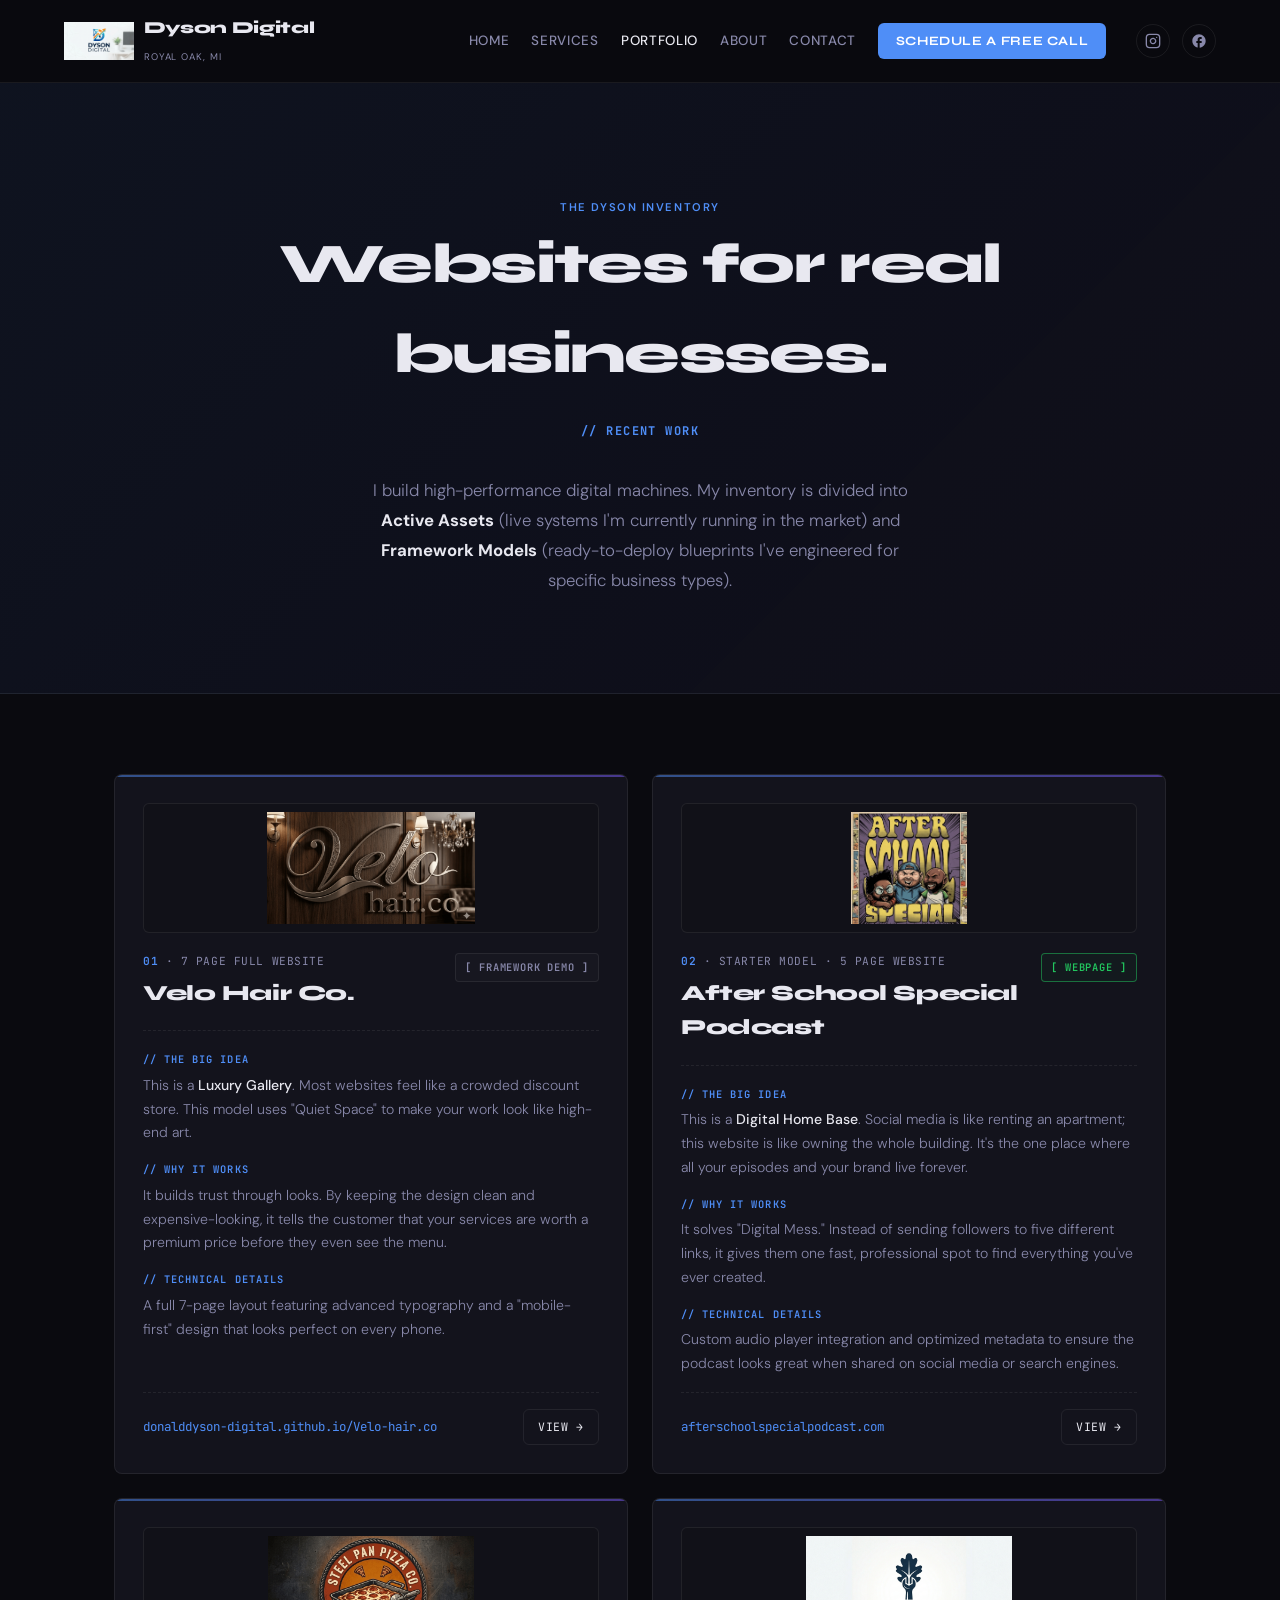
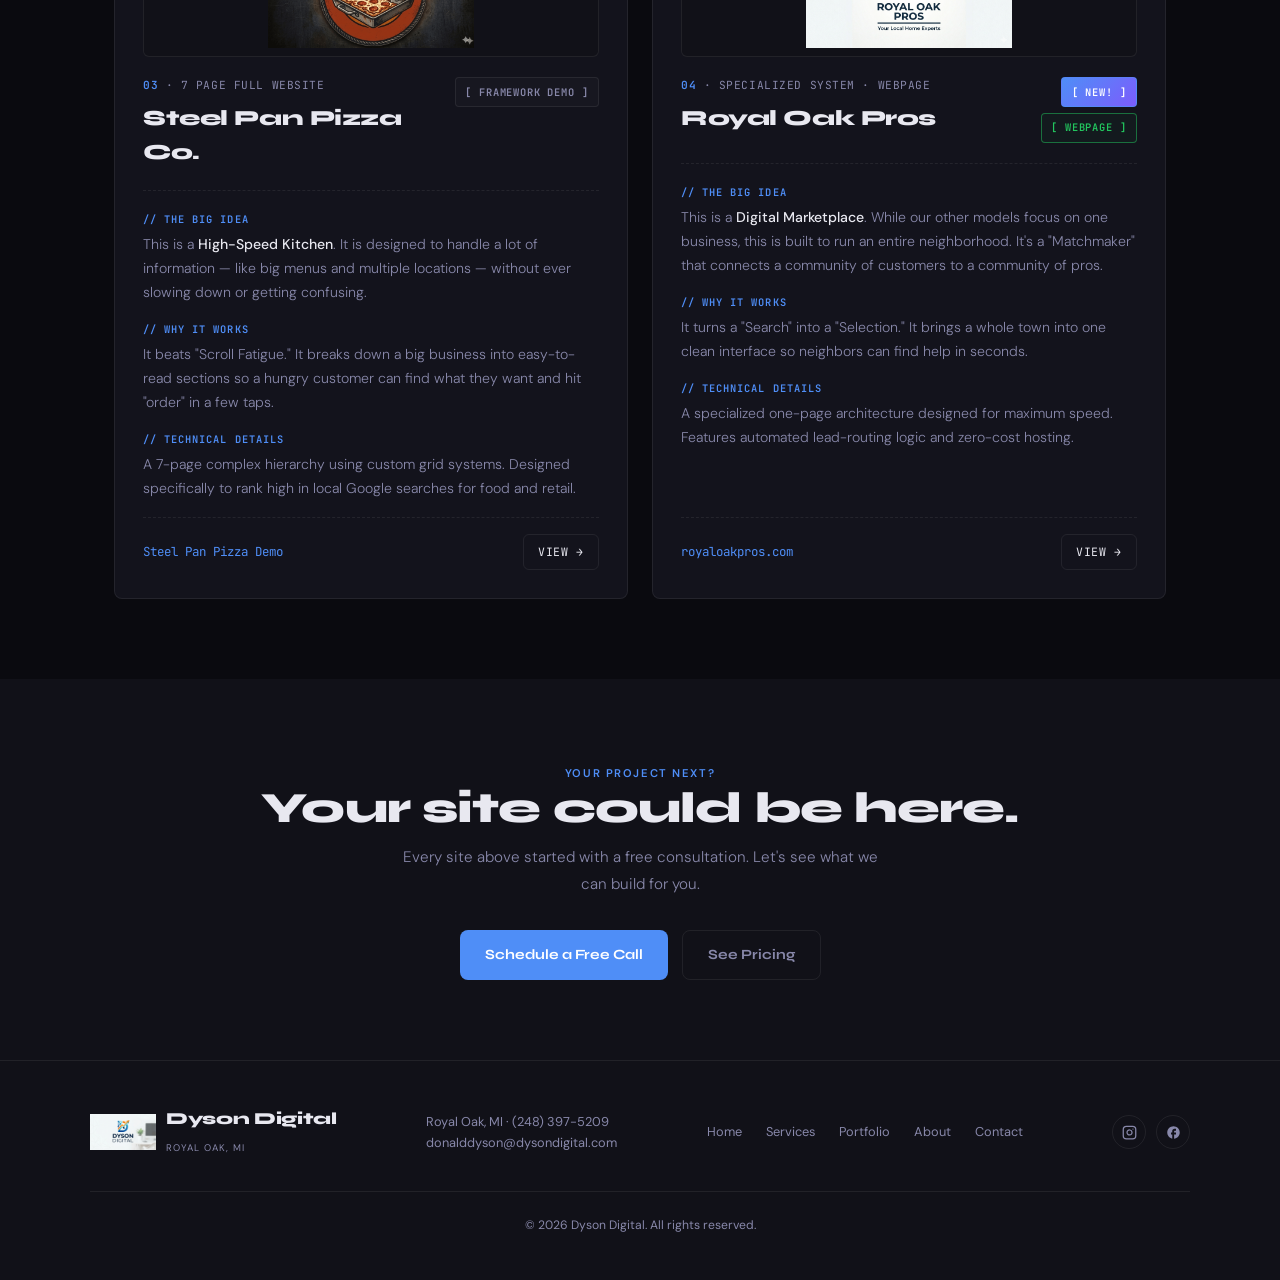
<file: portfolio.html>
<!DOCTYPE html>
<html lang="en">
<head>
<script async src="https://www.googletagmanager.com/gtag/js?id=G-XXXXXXXXXX"></script>
<script>window.dataLayer=window.dataLayer||[];function gtag(){dataLayer.push(arguments);}gtag('js',new Date());gtag('config','G-XXXXXXXXXX');</script>
<meta charset="UTF-8">
<meta name="viewport" content="width=device-width, initial-scale=1.0">
<title>Portfolio | Dyson Digital Web Design Metro Detroit</title>
<meta name="description" content="Explore websites Dyson Digital has built for Metro Detroit small businesses, salons, restaurants, and creative professionals. See live work samples.">
<link rel="canonical" href="https://dysondigital.com/portfolio.html">
<meta name="robots" content="index, follow">
<meta property="og:title" content="Portfolio | Dyson Digital">
<meta property="og:description" content="Websites built for Metro Detroit small businesses, salons, restaurants, and creative professionals.">
<meta property="og:image" content="https://dysondigital.com/images/og-preview.jpg">
<meta property="og:url" content="https://dysondigital.com/portfolio.html">
<meta property="og:type" content="website">
<meta name="twitter:card" content="summary_large_image">
<meta name="twitter:title" content="Portfolio | Dyson Digital">
<meta name="twitter:description" content="Websites built for Metro Detroit small businesses, salons, restaurants, and creative professionals.">
<meta name="twitter:image" content="https://dysondigital.com/images/og-preview.jpg">
<link rel="icon" type="image/png" href="favicon.png">
<link rel="apple-touch-icon" href="favicon.png">
<meta name="theme-color" content="#1d6aff">
<link rel="stylesheet" href="style.css">

<!-- Organization + Founder -->
<script type="application/ld+json">
{
  "@context": "https://schema.org",
  "@type": "Organization",
  "name": "Dyson Digital",
  "url": "https://dysondigital.com",
  "logo": "https://dysondigital.com/images/dysondigitallogo.png",
  "founder": {
    "@type": "Person",
    "name": "Donald Dyson",
    "jobTitle": "Founder",
    "worksFor": {
      "@type": "Organization",
      "name": "Dyson Digital"
    }
  },
  "sameAs": [
    "https://www.instagram.com/dyson.digital",
    "https://www.facebook.com/profile.php?id=61573208819457"
  ]
}
</script>

<!-- Breadcrumbs -->
<script type="application/ld+json">
{
  "@context": "https://schema.org",
  "@type": "BreadcrumbList",
  "itemListElement": [
    {"@type": "ListItem", "position": 1, "name": "Home", "item": "https://dysondigital.com/"},
    {"@type": "ListItem", "position": 2, "name": "Portfolio", "item": "https://dysondigital.com/portfolio.html"}
  ]
}
</script>
</head>
<body>

<header>
  <a href="index.html" class="logo-wrap" aria-label="Dyson Digital home">
    <img src="images/dysondigitallogo.png" alt="Dyson Digital logo" height="50" loading="lazy">
    <span>
      <span class="logo-text">Dyson Digital</span><br>
      <span class="logo-sub">Royal Oak, MI</span>
    </span>
  </a>
  <button class="menu-toggle" aria-label="Toggle navigation menu" aria-expanded="false" aria-controls="main-nav" onclick="const n=document.getElementById('main-nav');n.classList.toggle('active');this.setAttribute('aria-expanded',n.classList.contains('active'));">&#9776;</button>
  <nav id="main-nav">
    <a href="index.html">Home</a>
    <a href="services.html">Services</a>
    <a href="portfolio.html" class="active">Portfolio</a>
    <a href="about.html">About</a>
    <a href="contact.html">Contact</a>
    <a href="https://calendly.com/donalddyson-dysondigital" target="_blank" rel="noopener" class="btn-nav">Schedule a Free Call</a>
    <div class="social-icons">
      <a href="https://www.instagram.com/dyson.digital?igsh=MTFlbjN6anN3eXRmOQ%3D%3D&amp;utm_source=qr" target="_blank" rel="noopener" aria-label="Dyson Digital on Instagram">
        <svg viewBox="0 0 24 24" fill="none" stroke="currentColor" stroke-width="2" stroke-linecap="round" stroke-linejoin="round"><rect x="2" y="2" width="20" height="20" rx="5" ry="5"/><path d="M16 11.37A4 4 0 1 1 12.63 8 4 4 0 0 1 16 11.37z"/><line x1="17.5" y1="6.5" x2="17.51" y2="6.5"/></svg>
      </a>
      <a href="https://www.facebook.com/profile.php?id=61573208819457&amp;mibextid=wwXIfr" target="_blank" rel="noopener" aria-label="Dyson Digital on Facebook">
        <svg viewBox="0 0 24 24" fill="currentColor"><path d="M22 12c0-5.52-4.48-10-10-10S2 6.48 2 12c0 4.84 3.44 8.87 8 9.8V15H8v-3h2V9.5C10 7.57 11.57 6 13.5 6H16v3h-2c-.55 0-1 .45-1 1v2h3v3h-3v6.95c5.05-.5 9-4.76 9-9.95z"/></svg>
      </a>
    </div>
  </nav>
</header>

<!-- PAGE HERO -->
<section class="page-hero">
  <span class="sl">The Dyson Inventory</span>
  <h1>Websites for real businesses.</h1>
  <p><strong style="color:var(--primary);font-family:'JetBrains Mono',monospace;font-size:0.75rem;letter-spacing:0.12em;">// RECENT WORK</strong><br><br>I build high-performance digital machines. My inventory is divided into <strong style="color:var(--text);">Active Assets</strong> (live systems I'm currently running in the market) and <strong style="color:var(--text);">Framework Models</strong> (ready-to-deploy blueprints I've engineered for specific business types).</p>
</section>

<section>
  <div class="container">
    <div class="pf-grid">
      <!-- 01 — VELO HAIR CO (demo) -->
      <article class="pf-card">
        <div class="pf-logo">
          <img src="images/velologo2.png" alt="Velo Hair Co. logo" loading="lazy">
        </div>
        <div class="pf-header">
          <div>
            <div class="pf-meta"><span class="pf-id">01</span> &middot; 7 PAGE FULL WEBSITE</div>
            <div class="pf-title">Velo Hair Co.</div>
          </div>
          <span class="status-badge sb-demo">[ FRAMEWORK DEMO ]</span>
        </div>
        <div class="pf-section">
          <span class="pf-label">// The Big Idea</span>
          <p class="pf-body">This is a <strong>Luxury Gallery</strong>. Most websites feel like a crowded discount store. This model uses "Quiet Space" to make your work look like high-end art.</p>
        </div>
        <div class="pf-section">
          <span class="pf-label">// Why It Works</span>
          <p class="pf-body">It builds trust through looks. By keeping the design clean and expensive-looking, it tells the customer that your services are worth a premium price before they even see the menu.</p>
        </div>
        <div class="pf-section">
          <span class="pf-label">// Technical Details</span>
          <p class="pf-body">A full 7-page layout featuring advanced typography and a "mobile-first" design that looks perfect on every phone.</p>
        </div>
        <div class="pf-footer">
          <a href="https://donalddyson-digital.github.io/Velo-hair.co/" target="_blank" rel="noopener" class="pf-link">donalddyson-digital.github.io/Velo-hair.co</a>
          <a href="https://donalddyson-digital.github.io/Velo-hair.co/" target="_blank" rel="noopener" class="pf-view">View &rarr;</a>
        </div>
      </article>

      <!-- 02 — AFTER SCHOOL SPECIAL PODCAST (live) -->
      <article class="pf-card">
        <div class="pf-logo">
          <img src="images/afterschoolspecialpodcastlogo.png" alt="After School Special Podcast logo" loading="lazy">
        </div>
        <div class="pf-header">
          <div>
            <div class="pf-meta"><span class="pf-id">02</span> &middot; STARTER MODEL &middot; 5 PAGE WEBSITE</div>
            <div class="pf-title">After School Special Podcast</div>
          </div>
          <span class="status-badge sb-live">[ WEBPAGE ]</span>
        </div>
        <div class="pf-section">
          <span class="pf-label">// The Big Idea</span>
          <p class="pf-body">This is a <strong>Digital Home Base</strong>. Social media is like renting an apartment; this website is like owning the whole building. It's the one place where all your episodes and your brand live forever.</p>
        </div>
        <div class="pf-section">
          <span class="pf-label">// Why It Works</span>
          <p class="pf-body">It solves "Digital Mess." Instead of sending followers to five different links, it gives them one fast, professional spot to find everything you've ever created.</p>
        </div>
        <div class="pf-section">
          <span class="pf-label">// Technical Details</span>
          <p class="pf-body">Custom audio player integration and optimized metadata to ensure the podcast looks great when shared on social media or search engines.</p>
        </div>
        <div class="pf-footer">
          <a href="https://afterschoolspecialpodcast.com" target="_blank" rel="noopener" class="pf-link">afterschoolspecialpodcast.com</a>
          <a href="https://afterschoolspecialpodcast.com" target="_blank" rel="noopener" class="pf-view">View &rarr;</a>
        </div>
      </article>

      <!-- 03 — STEEL PAN PIZZA CO (demo) -->
      <article class="pf-card">
        <div class="pf-logo">
          <img src="images/pizzalogo.PNG" alt="Steel Pan Pizza Co. logo" loading="lazy">
        </div>
        <div class="pf-header">
          <div>
            <div class="pf-meta"><span class="pf-id">03</span> &middot; 7 PAGE FULL WEBSITE</div>
            <div class="pf-title">Steel Pan Pizza Co.</div>
          </div>
          <span class="status-badge sb-demo">[ FRAMEWORK DEMO ]</span>
        </div>
        <div class="pf-section">
          <span class="pf-label">// The Big Idea</span>
          <p class="pf-body">This is a <strong>High-Speed Kitchen</strong>. It is designed to handle a lot of information — like big menus and multiple locations — without ever slowing down or getting confusing.</p>
        </div>
        <div class="pf-section">
          <span class="pf-label">// Why It Works</span>
          <p class="pf-body">It beats "Scroll Fatigue." It breaks down a big business into easy-to-read sections so a hungry customer can find what they want and hit "order" in a few taps.</p>
        </div>
        <div class="pf-section">
          <span class="pf-label">// Technical Details</span>
          <p class="pf-body">A 7-page complex hierarchy using custom grid systems. Designed specifically to rank high in local Google searches for food and retail.</p>
        </div>
        <div class="pf-footer">
          <a href="https://afterschoolspecialpodcasts.github.io/detroit-pizza-demo/index.html" target="_blank" rel="noopener" class="pf-link">Steel Pan Pizza Demo</a>
          <a href="https://afterschoolspecialpodcasts.github.io/detroit-pizza-demo/index.html" target="_blank" rel="noopener" class="pf-view">View &rarr;</a>
        </div>
      </article>

      <!-- 04 — ROYAL OAK PROS (live) -->
      <article class="pf-card">
        <div class="pf-logo">
          <img src="images/royal-oak-pros-logo.png" alt="Royal Oak Pros logo" loading="lazy">
        </div>
        <div class="pf-header">
          <div>
            <div class="pf-meta"><span class="pf-id">04</span> &middot; SPECIALIZED SYSTEM &middot; WEBPAGE</div>
            <div class="pf-title">Royal Oak Pros</div>
          </div>
          <div class="badge-stack">
            <span class="status-badge sb-new">[ NEW! ]</span>
            <span class="status-badge sb-live">[ WEBPAGE ]</span>
          </div>
        </div>
        <div class="pf-section">
          <span class="pf-label">// The Big Idea</span>
          <p class="pf-body">This is a <strong>Digital Marketplace</strong>. While our other models focus on one business, this is built to run an entire neighborhood. It's a "Matchmaker" that connects a community of customers to a community of pros.</p>
        </div>
        <div class="pf-section">
          <span class="pf-label">// Why It Works</span>
          <p class="pf-body">It turns a "Search" into a "Selection." It brings a whole town into one clean interface so neighbors can find help in seconds.</p>
        </div>
        <div class="pf-section">
          <span class="pf-label">// Technical Details</span>
          <p class="pf-body">A specialized one-page architecture designed for maximum speed. Features automated lead-routing logic and zero-cost hosting.</p>
        </div>
        <div class="pf-footer">
          <a href="https://royaloakpros.com/" target="_blank" rel="noopener" class="pf-link">royaloakpros.com</a>
          <a href="https://royaloakpros.com/" target="_blank" rel="noopener" class="pf-view">View &rarr;</a>
        </div>
      </article>
    </div>
  </div>
</section>

<!-- CTA -->
<section class="section-light">
  <div class="container" style="text-align:center;">
    <span class="sl">Your Project Next?</span>
    <h2 class="st">Your site could be here.</h2>
    <p class="ss" style="margin:0 auto 2rem;">Every site above started with a free consultation. Let's see what we can build for you.</p>
    <div style="display:flex;gap:14px;justify-content:center;flex-wrap:wrap;">
      <a href="https://calendly.com/donalddyson-dysondigital" target="_blank" rel="noopener" class="btn">Schedule a Free Call</a>
      <a href="services.html" class="btn btn-outline">See Pricing</a>
    </div>
  </div>
</section>

<!-- FOOTER -->
<footer>
  <div class="fi">
    <div class="footer-brand">
      <img src="images/dysondigitallogo.png" alt="Dyson Digital logo" loading="lazy">
      <div>
        <span class="logo-text">Dyson Digital</span><br>
        <span class="logo-sub">Royal Oak, MI</span>
      </div>
    </div>
    <div class="footer-contact">
      Royal Oak, MI &middot; <a href="tel:+12483975209">(248) 397-5209</a><br>
      <a href="mailto:donalddyson@dysondigital.com">donalddyson@dysondigital.com</a>
    </div>
    <div class="fl">
      <a href="index.html">Home</a>
      <a href="services.html">Services</a>
      <a href="portfolio.html">Portfolio</a>
      <a href="about.html">About</a>
      <a href="contact.html">Contact</a>
    </div>
    <div class="footer-social">
      <a href="https://www.instagram.com/dyson.digital?igsh=MTFlbjN6anN3eXRmOQ%3D%3D&amp;utm_source=qr" target="_blank" rel="noopener" aria-label="Dyson Digital on Instagram">
        <svg viewBox="0 0 24 24" fill="none" stroke="currentColor" stroke-width="2" stroke-linecap="round" stroke-linejoin="round"><rect x="2" y="2" width="20" height="20" rx="5" ry="5"/><path d="M16 11.37A4 4 0 1 1 12.63 8 4 4 0 0 1 16 11.37z"/><line x1="17.5" y1="6.5" x2="17.51" y2="6.5"/></svg>
      </a>
      <a href="https://www.facebook.com/profile.php?id=61573208819457&amp;mibextid=wwXIfr" target="_blank" rel="noopener" aria-label="Dyson Digital on Facebook">
        <svg viewBox="0 0 24 24" fill="currentColor"><path d="M22 12c0-5.52-4.48-10-10-10S2 6.48 2 12c0 4.84 3.44 8.87 8 9.8V15H8v-3h2V9.5C10 7.57 11.57 6 13.5 6H16v3h-2c-.55 0-1 .45-1 1v2h3v3h-3v6.95c5.05-.5 9-4.76 9-9.95z"/></svg>
      </a>
    </div>
  </div>
  <div class="footer-bottom">
    <span class="fc">&copy; 2026 Dyson Digital. All rights reserved.</span>
  </div>
</footer>

</body>
</html>
</file>
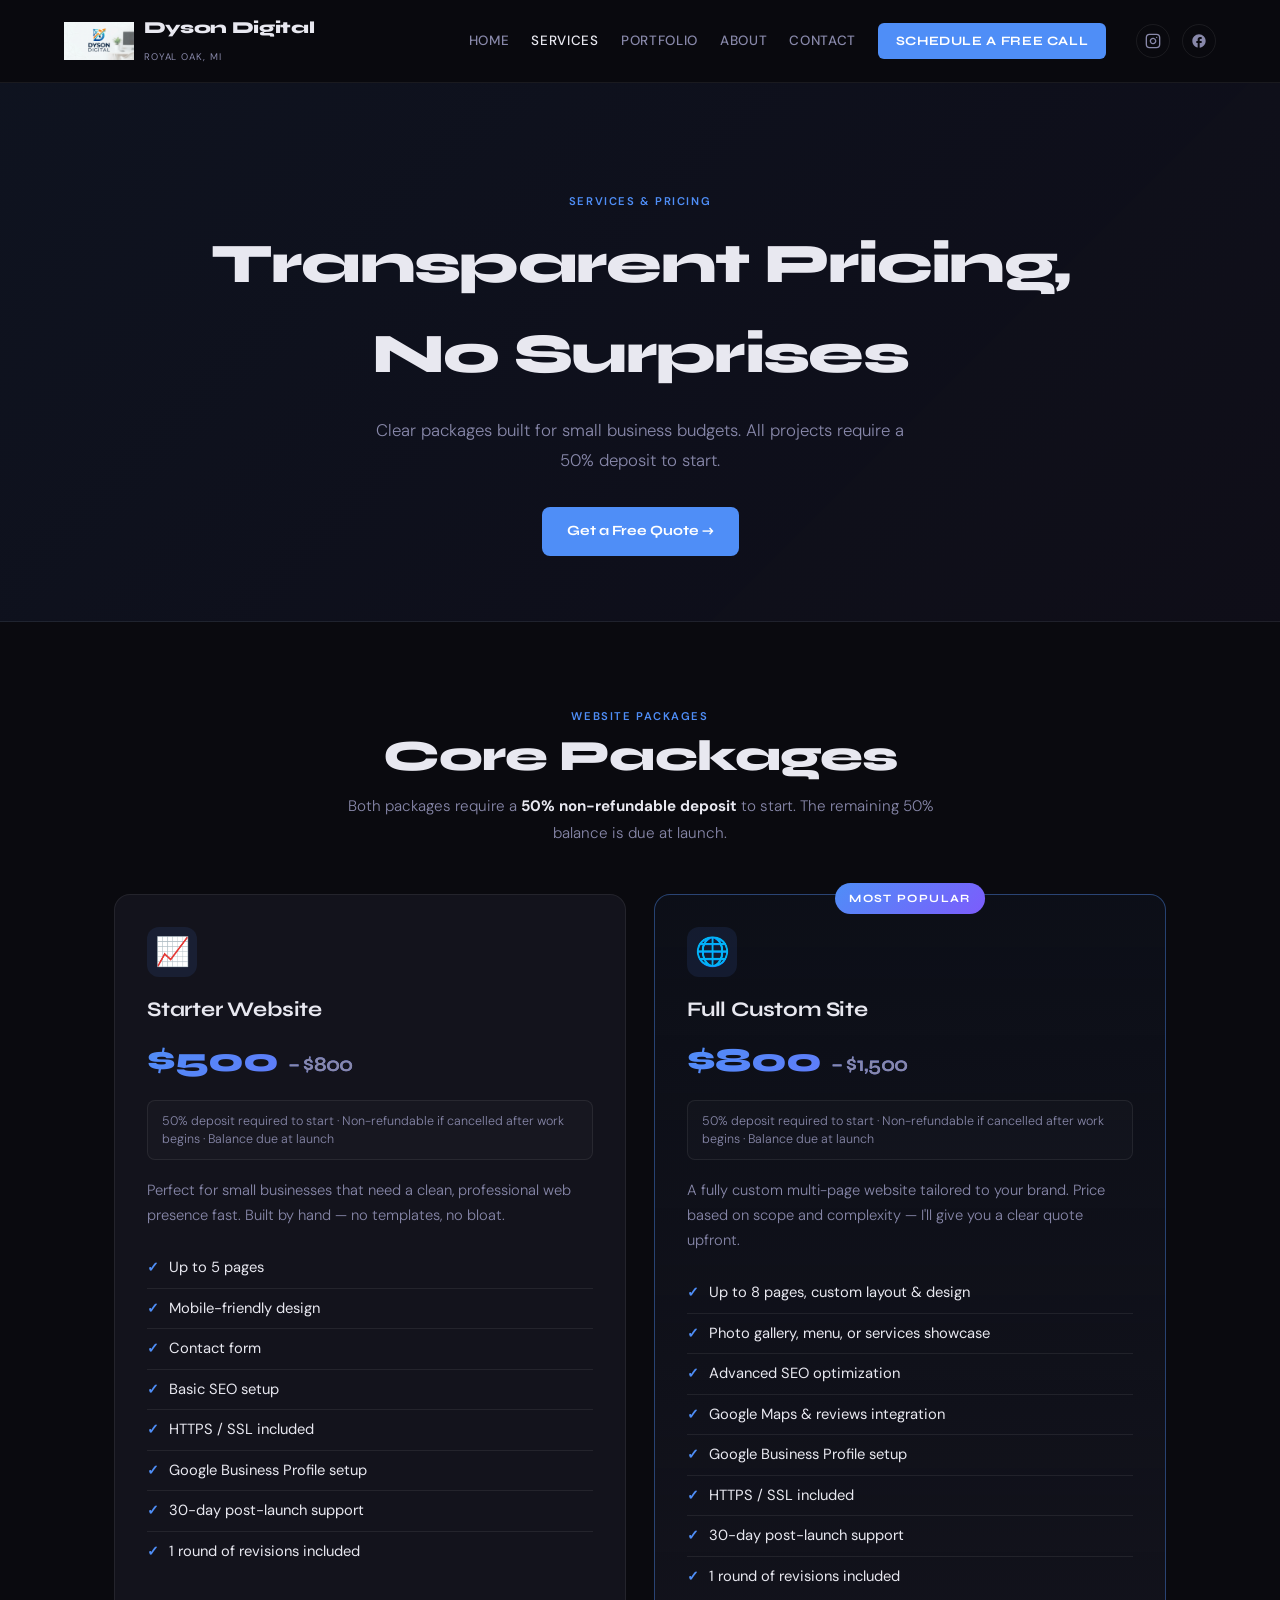
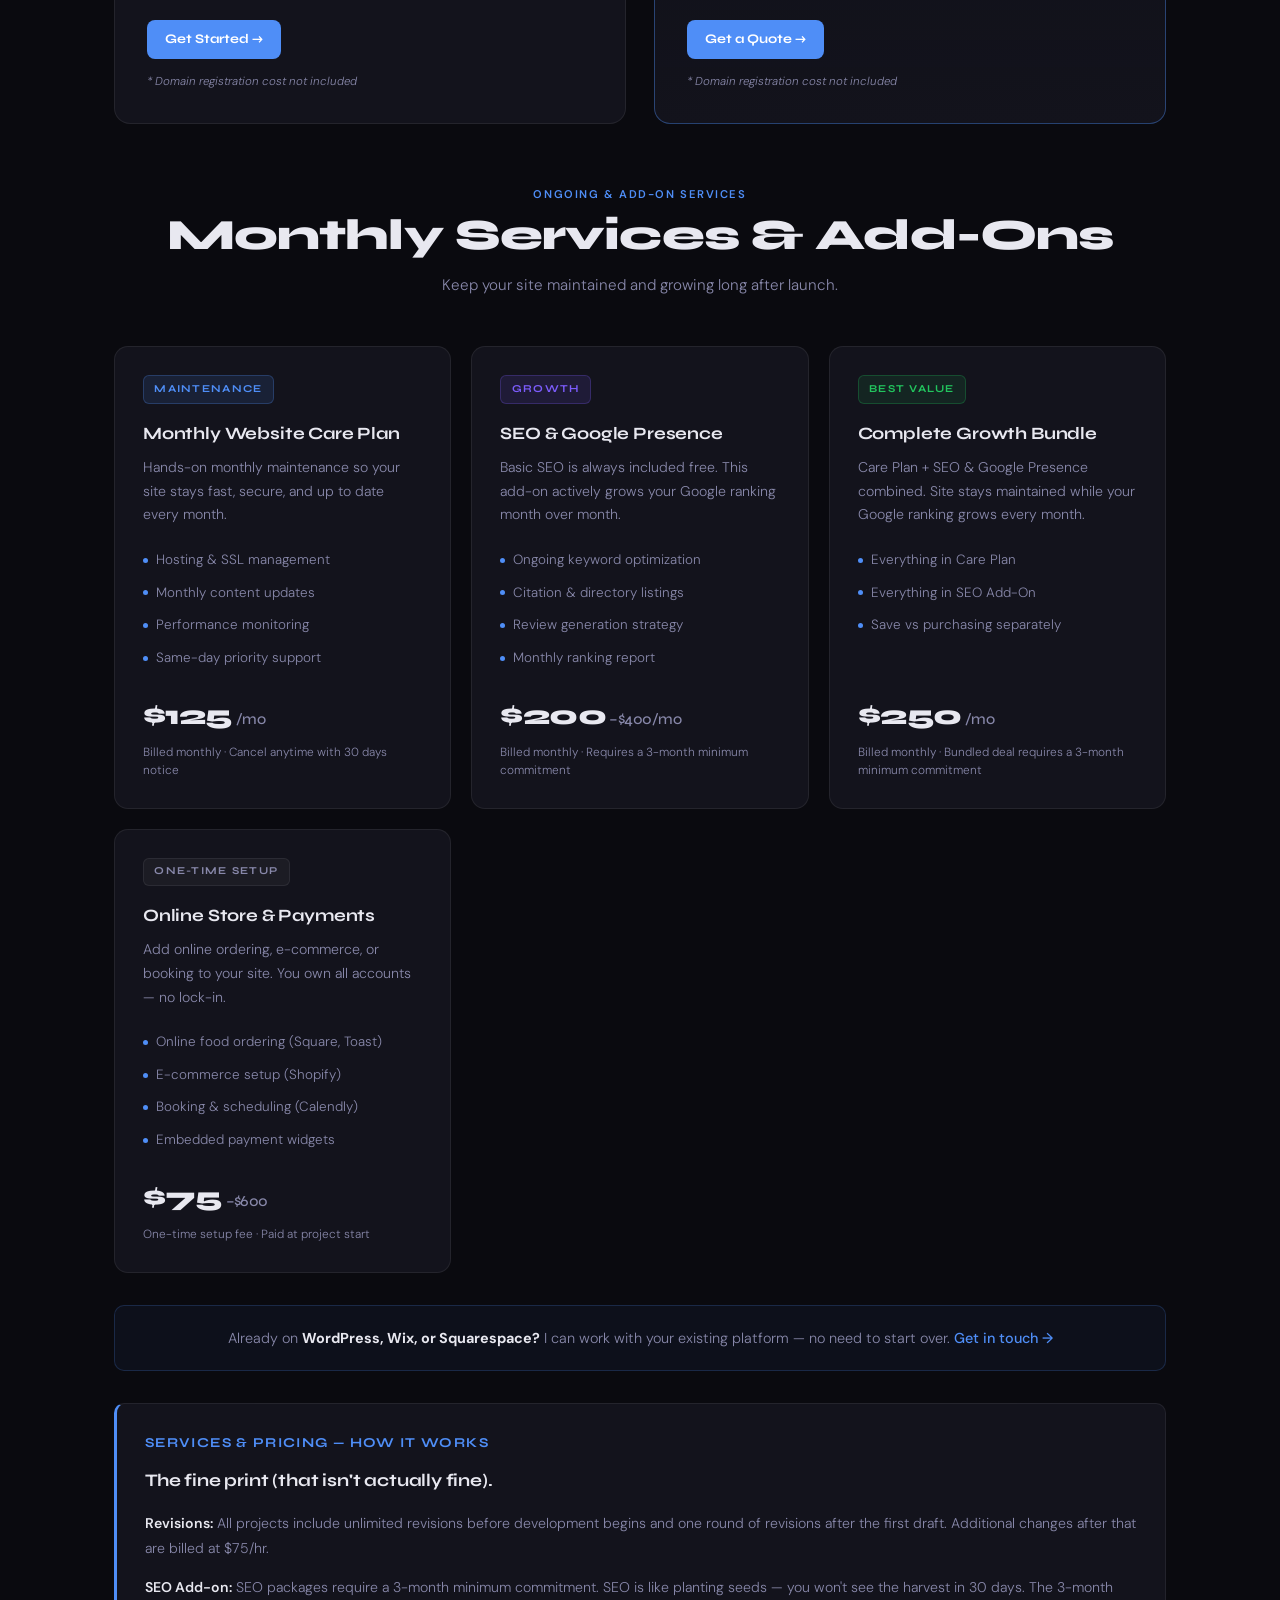
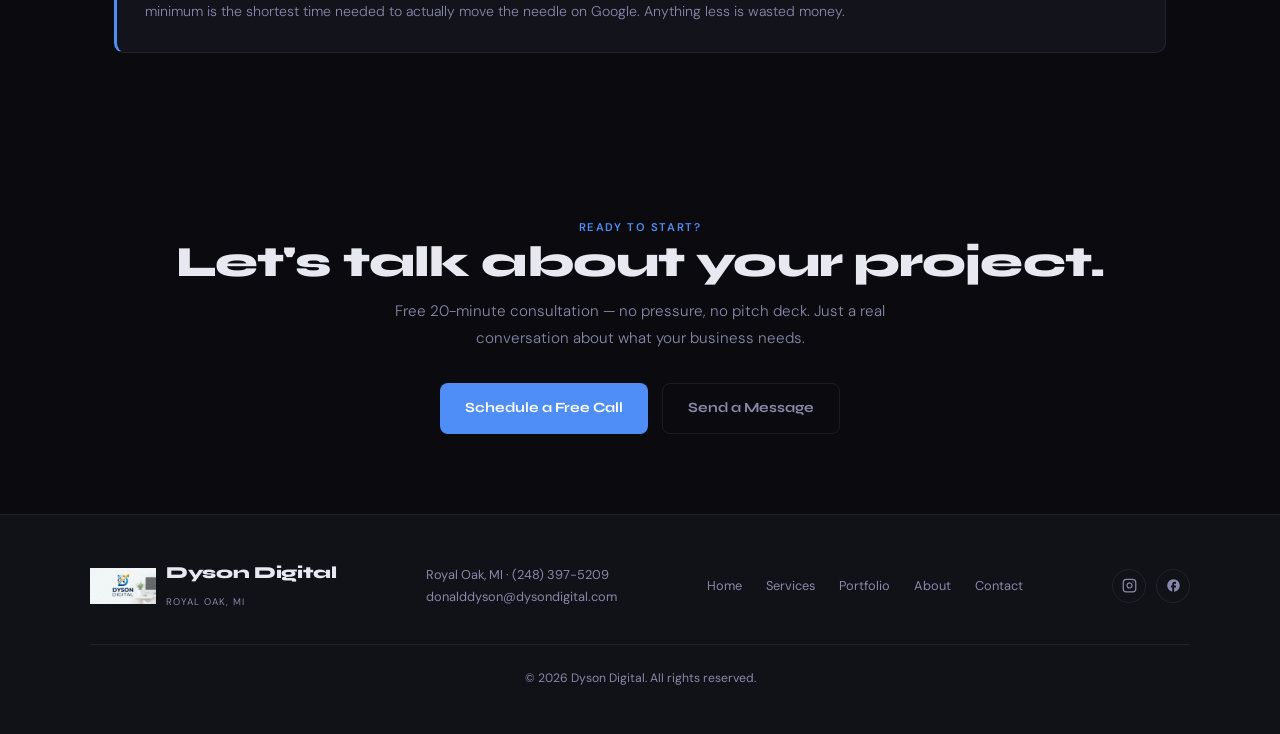
<file: services.html>
<!DOCTYPE html>
<html lang="en">
<head>
<script async src="https://www.googletagmanager.com/gtag/js?id=G-XXXXXXXXXX"></script>
<script>window.dataLayer=window.dataLayer||[];function gtag(){dataLayer.push(arguments);}gtag('js',new Date());gtag('config','G-XXXXXXXXXX');</script>
<meta charset="UTF-8">
<meta name="viewport" content="width=device-width, initial-scale=1.0">
<title>Services &amp; Pricing | Dyson Digital Web Design Royal Oak MI</title>
<meta name="description" content="Dyson Digital services and transparent pricing: custom web design from $500, SEO from $200/mo, and monthly care plans for Metro Detroit small businesses.">
<link rel="canonical" href="https://dysondigital.com/services.html">
<meta name="robots" content="index, follow">
<meta property="og:title" content="Services &amp; Pricing | Dyson Digital">
<meta property="og:description" content="Custom web design from $500, SEO from $200/mo, and monthly care plans for Metro Detroit small businesses.">
<meta property="og:image" content="https://dysondigital.com/images/og-preview.jpg">
<meta property="og:url" content="https://dysondigital.com/services.html">
<meta property="og:type" content="website">
<meta name="twitter:card" content="summary_large_image">
<meta name="twitter:title" content="Services &amp; Pricing | Dyson Digital">
<meta name="twitter:description" content="Custom web design from $500, SEO from $200/mo, and monthly care plans for Metro Detroit small businesses.">
<meta name="twitter:image" content="https://dysondigital.com/images/og-preview.jpg">
<link rel="icon" type="image/png" href="favicon.png">
<link rel="apple-touch-icon" href="favicon.png">
<meta name="theme-color" content="#1d6aff">
<link rel="stylesheet" href="style.css">

<!-- Organization + Founder -->
<script type="application/ld+json">
{
  "@context": "https://schema.org",
  "@type": "Organization",
  "name": "Dyson Digital",
  "url": "https://dysondigital.com",
  "logo": "https://dysondigital.com/images/dysondigitallogo.png",
  "founder": {
    "@type": "Person",
    "name": "Donald Dyson",
    "jobTitle": "Founder",
    "worksFor": {
      "@type": "Organization",
      "name": "Dyson Digital"
    }
  },
  "sameAs": [
    "https://www.instagram.com/dyson.digital",
    "https://www.facebook.com/profile.php?id=61573208819457"
  ]
}
</script>

<!-- Breadcrumbs -->
<script type="application/ld+json">
{
  "@context": "https://schema.org",
  "@type": "BreadcrumbList",
  "itemListElement": [
    {"@type": "ListItem", "position": 1, "name": "Home", "item": "https://dysondigital.com/"},
    {"@type": "ListItem", "position": 2, "name": "Services", "item": "https://dysondigital.com/services.html"}
  ]
}
</script>
</head>
<body>

<header>
  <a href="index.html" class="logo-wrap" aria-label="Dyson Digital home">
    <img src="images/dysondigitallogo.png" alt="Dyson Digital logo" height="50" loading="lazy">
    <span>
      <span class="logo-text">Dyson Digital</span><br>
      <span class="logo-sub">Royal Oak, MI</span>
    </span>
  </a>
  <button class="menu-toggle" aria-label="Toggle navigation menu" aria-expanded="false" aria-controls="main-nav" onclick="const n=document.getElementById('main-nav');n.classList.toggle('active');this.setAttribute('aria-expanded',n.classList.contains('active'));">&#9776;</button>
  <nav id="main-nav">
    <a href="index.html">Home</a>
    <a href="services.html" class="active">Services</a>
    <a href="portfolio.html">Portfolio</a>
    <a href="about.html">About</a>
    <a href="contact.html">Contact</a>
    <a href="https://calendly.com/donalddyson-dysondigital" target="_blank" rel="noopener" class="btn-nav">Schedule a Free Call</a>
    <div class="social-icons">
      <a href="https://www.instagram.com/dyson.digital?igsh=MTFlbjN6anN3eXRmOQ%3D%3D&amp;utm_source=qr" target="_blank" rel="noopener" aria-label="Dyson Digital on Instagram">
        <svg viewBox="0 0 24 24" fill="none" stroke="currentColor" stroke-width="2" stroke-linecap="round" stroke-linejoin="round"><rect x="2" y="2" width="20" height="20" rx="5" ry="5"/><path d="M16 11.37A4 4 0 1 1 12.63 8 4 4 0 0 1 16 11.37z"/><line x1="17.5" y1="6.5" x2="17.51" y2="6.5"/></svg>
      </a>
      <a href="https://www.facebook.com/profile.php?id=61573208819457&amp;mibextid=wwXIfr" target="_blank" rel="noopener" aria-label="Dyson Digital on Facebook">
        <svg viewBox="0 0 24 24" fill="currentColor"><path d="M22 12c0-5.52-4.48-10-10-10S2 6.48 2 12c0 4.84 3.44 8.87 8 9.8V15H8v-3h2V9.5C10 7.57 11.57 6 13.5 6H16v3h-2c-.55 0-1 .45-1 1v2h3v3h-3v6.95c5.05-.5 9-4.76 9-9.95z"/></svg>
      </a>
    </div>
  </nav>
</header>

<!-- PAGE HERO -->
<section class="page-hero">
  <div class="sl">Services &amp; Pricing</div>
  <h1>Transparent Pricing,<br>No Surprises</h1>
  <p>Clear packages built for small business budgets. All projects require a 50% deposit to start.</p>
  <a href="contact.html#quote-form" class="btn">Get a Free Quote &rarr;</a>
</section>

<!-- CORE PACKAGES -->
<section>
  <div class="container">
    <div class="sh">
      <div class="sl">Website Packages</div>
      <h2 class="st">Core Packages</h2>
      <p class="ss">Both packages require a <strong style="color:var(--text)">50% non-refundable deposit</strong> to start. The remaining 50% balance is due at launch.</p>
    </div>
    <div class="pkg-grid">
      <div class="pkg">
        <div class="pkg-icon" aria-hidden="true">&#128200;</div>
        <h3>Starter Website</h3>
        <div class="pkg-price">$500 <span>&ndash; $800</span></div>
        <div class="pkg-terms">50% deposit required to start &middot; Non-refundable if cancelled after work begins &middot; Balance due at launch</div>
        <p>Perfect for small businesses that need a clean, professional web presence fast. Built by hand — no templates, no bloat.</p>
        <ul>
          <li>Up to 5 pages</li>
          <li>Mobile-friendly design</li>
          <li>Contact form</li>
          <li>Basic SEO setup</li>
          <li>HTTPS / SSL included</li>
          <li>Google Business Profile setup</li>
          <li>30-day post-launch support</li>
          <li>1 round of revisions included</li>
        </ul>
        <a href="contact.html#quote-form" class="btn btn-sm">Get Started &rarr;</a>
        <div class="disc">* Domain registration cost not included</div>
      </div>
      <div class="pkg featured">
        <div class="pkg-badge">Most Popular</div>
        <div class="pkg-icon" aria-hidden="true">&#127760;</div>
        <h3>Full Custom Site</h3>
        <div class="pkg-price">$800 <span>&ndash; $1,500</span></div>
        <div class="pkg-terms">50% deposit required to start &middot; Non-refundable if cancelled after work begins &middot; Balance due at launch</div>
        <p>A fully custom multi-page website tailored to your brand. Price based on scope and complexity — I'll give you a clear quote upfront.</p>
        <ul>
          <li>Up to 8 pages, custom layout &amp; design</li>
          <li>Photo gallery, menu, or services showcase</li>
          <li>Advanced SEO optimization</li>
          <li>Google Maps &amp; reviews integration</li>
          <li>Google Business Profile setup</li>
          <li>HTTPS / SSL included</li>
          <li>30-day post-launch support</li>
          <li>1 round of revisions included</li>
        </ul>
        <a href="contact.html#quote-form" class="btn btn-sm">Get a Quote &rarr;</a>
        <div class="disc">* Domain registration cost not included</div>
      </div>
    </div>

    <div style="margin-top:3.5rem;" class="sh">
      <div class="sl">Ongoing &amp; Add-On Services</div>
      <h2 class="st">Monthly Services &amp; Add-Ons</h2>
      <p class="ss">Keep your site maintained and growing long after launch.</p>
    </div>
    <div class="addon-grid">
      <div class="addon">
        <div class="abadge ab-m">Maintenance</div>
        <h3>Monthly Website Care Plan</h3>
        <p>Hands-on monthly maintenance so your site stays fast, secure, and up to date every month.</p>
        <ul>
          <li>Hosting &amp; SSL management</li>
          <li>Monthly content updates</li>
          <li>Performance monitoring</li>
          <li>Same-day priority support</li>
        </ul>
        <div class="addon-price">$125<span>/mo</span></div>
        <div class="addon-terms">Billed monthly &middot; Cancel anytime with 30 days notice</div>
      </div>
      <div class="addon">
        <div class="abadge ab-g">Growth</div>
        <h3>SEO &amp; Google Presence</h3>
        <p>Basic SEO is always included free. This add-on actively grows your Google ranking month over month.</p>
        <ul>
          <li>Ongoing keyword optimization</li>
          <li>Citation &amp; directory listings</li>
          <li>Review generation strategy</li>
          <li>Monthly ranking report</li>
        </ul>
        <div class="addon-price">$200<span>&ndash;$400/mo</span></div>
        <div class="addon-terms">Billed monthly &middot; Requires a 3-month minimum commitment</div>
      </div>
      <div class="addon">
        <div class="abadge ab-b">Best Value</div>
        <h3>Complete Growth Bundle</h3>
        <p>Care Plan + SEO &amp; Google Presence combined. Site stays maintained while your Google ranking grows every month.</p>
        <ul>
          <li>Everything in Care Plan</li>
          <li>Everything in SEO Add-On</li>
          <li>Save vs purchasing separately</li>
        </ul>
        <div class="addon-price">$250<span>/mo</span></div>
        <div class="addon-terms">Billed monthly &middot; Bundled deal requires a 3-month minimum commitment</div>
      </div>
      <div class="addon">
        <div class="abadge ab-n">One-Time Setup</div>
        <h3>Online Store &amp; Payments</h3>
        <p>Add online ordering, e-commerce, or booking to your site. You own all accounts — no lock-in.</p>
        <ul>
          <li>Online food ordering (Square, Toast)</li>
          <li>E-commerce setup (Shopify)</li>
          <li>Booking &amp; scheduling (Calendly)</li>
          <li>Embedded payment widgets</li>
        </ul>
        <div class="addon-price">$75<span>&ndash;$600</span></div>
        <div class="addon-terms">One-time setup fee &middot; Paid at project start</div>
      </div>
    </div>
    <div class="plat-note">Already on <strong style="color:var(--text)">WordPress, Wix, or Squarespace?</strong> I can work with your existing platform — no need to start over. <a href="contact.html">Get in touch &rarr;</a></div>

    <!-- DISCLAIMER BOX (kept per spec) -->
    <div class="disclaimer-box">
      <h4>Services &amp; Pricing — How It Works</h4>
      <h3>The fine print (that isn't actually fine).</h3>
      <p><strong>Revisions:</strong> All projects include unlimited revisions before development begins and one round of revisions after the first draft. Additional changes after that are billed at $75/hr.</p>
      <p><strong>SEO Add-on:</strong> SEO packages require a 3-month minimum commitment. SEO is like planting seeds — you won't see the harvest in 30 days. The 3-month minimum is the shortest time needed to actually move the needle on Google. Anything less is wasted money.</p>
    </div>
  </div>
</section>

<!-- CTA -->
<section style="background:var(--dark);">
  <div class="container" style="text-align:center;">
    <span class="sl">Ready to Start?</span>
    <h2 class="st">Let's talk about your project.</h2>
    <p class="ss" style="margin:0 auto 2rem;">Free 20-minute consultation — no pressure, no pitch deck. Just a real conversation about what your business needs.</p>
    <div style="display:flex;gap:14px;justify-content:center;flex-wrap:wrap;">
      <a href="https://calendly.com/donalddyson-dysondigital" target="_blank" rel="noopener" class="btn">Schedule a Free Call</a>
      <a href="contact.html" class="btn btn-outline">Send a Message</a>
    </div>
  </div>
</section>

<!-- FOOTER -->
<footer>
  <div class="fi">
    <div class="footer-brand">
      <img src="images/dysondigitallogo.png" alt="Dyson Digital logo" loading="lazy">
      <div>
        <span class="logo-text">Dyson Digital</span><br>
        <span class="logo-sub">Royal Oak, MI</span>
      </div>
    </div>
    <div class="footer-contact">
      Royal Oak, MI &middot; <a href="tel:+12483975209">(248) 397-5209</a><br>
      <a href="mailto:donalddyson@dysondigital.com">donalddyson@dysondigital.com</a>
    </div>
    <div class="fl">
      <a href="index.html">Home</a>
      <a href="services.html">Services</a>
      <a href="portfolio.html">Portfolio</a>
      <a href="about.html">About</a>
      <a href="contact.html">Contact</a>
    </div>
    <div class="footer-social">
      <a href="https://www.instagram.com/dyson.digital?igsh=MTFlbjN6anN3eXRmOQ%3D%3D&amp;utm_source=qr" target="_blank" rel="noopener" aria-label="Dyson Digital on Instagram">
        <svg viewBox="0 0 24 24" fill="none" stroke="currentColor" stroke-width="2" stroke-linecap="round" stroke-linejoin="round"><rect x="2" y="2" width="20" height="20" rx="5" ry="5"/><path d="M16 11.37A4 4 0 1 1 12.63 8 4 4 0 0 1 16 11.37z"/><line x1="17.5" y1="6.5" x2="17.51" y2="6.5"/></svg>
      </a>
      <a href="https://www.facebook.com/profile.php?id=61573208819457&amp;mibextid=wwXIfr" target="_blank" rel="noopener" aria-label="Dyson Digital on Facebook">
        <svg viewBox="0 0 24 24" fill="currentColor"><path d="M22 12c0-5.52-4.48-10-10-10S2 6.48 2 12c0 4.84 3.44 8.87 8 9.8V15H8v-3h2V9.5C10 7.57 11.57 6 13.5 6H16v3h-2c-.55 0-1 .45-1 1v2h3v3h-3v6.95c5.05-.5 9-4.76 9-9.95z"/></svg>
      </a>
    </div>
  </div>
  <div class="footer-bottom">
    <span class="fc">&copy; 2026 Dyson Digital. All rights reserved.</span>
  </div>
</footer>

</body>
</html>
</file>
<file: style.css>
/* =========================================================
   Dyson Digital — style.css
   Single stylesheet for all pages (Home, Services, Portfolio, About, Contact)
   ========================================================= */

/* -------- Fonts -------- */
@import url('https://fonts.googleapis.com/css2?family=DM+Sans:wght@300;400;500;700&family=JetBrains+Mono:wght@400;500;600&family=Syne:wght@600;700;800&display=swap');

/* -------- Variables -------- */
:root{
  --primary:#4f8ef7;
  --pdark:#3a7aef;
  --accent:#7c5cfc;
  --dark:#0a0a0f;
  --dark2:#111118;
  --dark3:#16161f;
  --card:#13131c;
  --text:#e8e8f0;
  --muted:#8888aa;
  --border:rgba(255,255,255,0.07);
}

/* -------- Reset -------- */
*,*::before,*::after{box-sizing:border-box;margin:0;padding:0;}
html{scroll-behavior:smooth;}
body{
  font-family:'DM Sans',sans-serif;
  background:var(--dark);
  color:var(--text);
  line-height:1.6;
  overflow-x:hidden;
}
h1,h2,h3,h4{font-family:'Syne',sans-serif;}
a{color:inherit;text-decoration:none;}
img{max-width:100%;display:block;}

/* -------- Header / Navbar -------- */
header{
  background:rgba(10,10,15,0.93);
  backdrop-filter:blur(14px);
  -webkit-backdrop-filter:blur(14px);
  padding:15px 5%;
  display:flex;
  justify-content:space-between;
  align-items:center;
  border-bottom:1px solid var(--border);
  position:sticky;
  top:0;
  z-index:1000;
}
.logo-wrap{display:flex;align-items:center;gap:10px;}
.logo-wrap img{height:38px;width:auto;}
.logo-text{font-family:'Syne',sans-serif;font-weight:800;font-size:1.05rem;letter-spacing:-0.02em;}
.logo-sub{font-size:0.6rem;color:var(--muted);letter-spacing:0.1em;text-transform:uppercase;}
nav{display:flex;gap:22px;align-items:center;}
nav a{
  color:var(--muted);
  font-weight:500;
  font-size:0.84rem;
  text-transform:uppercase;
  letter-spacing:0.05em;
  transition:color 0.2s;
}
nav a:hover,nav a.active{color:var(--text);}
.btn-nav{
  background:var(--primary);
  color:#fff!important;
  padding:0.5rem 1.1rem;
  border-radius:6px;
  font-family:'Syne',sans-serif;
  font-weight:700;
  font-size:0.8rem;
  transition:background 0.2s;
  border:none;
  cursor:pointer;
}
.btn-nav:hover{background:var(--pdark)!important;}
.social-icons{display:flex;gap:12px;align-items:center;margin-left:8px;}
.social-icons a{
  display:inline-flex;
  align-items:center;
  justify-content:center;
  width:34px;
  height:34px;
  border-radius:50%;
  border:1px solid var(--border);
  color:var(--muted);
  transition:color 0.2s,border-color 0.2s,background 0.2s;
}
.social-icons a:hover{color:var(--primary);border-color:rgba(79,142,247,0.4);}
.social-icons svg{width:16px;height:16px;}
.menu-toggle{display:none;font-size:22px;cursor:pointer;color:var(--text);background:none;border:none;}

@media(max-width:768px){
  .menu-toggle{display:block;}
  nav{
    display:none;
    flex-direction:column;
    position:absolute;
    top:100%;
    left:0;
    width:100%;
    background:var(--dark2);
    border-top:1px solid var(--border);
    padding:10px 0;
    gap:0;
  }
  nav.active{display:flex;}
  nav a{
    padding:13px 5%;
    border-bottom:1px solid var(--border);
    width:100%;
  }
  .social-icons{display:none;}
}

/* -------- Buttons -------- */
.btn{
  display:inline-flex;
  align-items:center;
  gap:5px;
  padding:13px 25px;
  background:var(--primary);
  color:#fff;
  border-radius:8px;
  font-family:'Syne',sans-serif;
  font-weight:700;
  font-size:0.88rem;
  transition:background 0.2s,transform 0.15s;
  border:none;
  cursor:pointer;
}
.btn:hover{background:var(--pdark);transform:translateY(-2px);}
.btn-outline{
  background:transparent;
  border:1px solid var(--border);
  color:var(--muted);
}
.btn-outline:hover{
  border-color:rgba(79,142,247,0.4);
  color:var(--text);
  background:transparent;
  transform:translateY(-2px);
}
.btn-sm{padding:9px 18px;font-size:0.82rem;}

/* -------- Section helpers -------- */
.sl{
  font-size:0.7rem;
  font-weight:600;
  letter-spacing:0.14em;
  text-transform:uppercase;
  color:var(--primary);
  margin-bottom:0.5rem;
}
.st{
  font-size:clamp(1.8rem,4vw,2.7rem);
  font-weight:800;
  letter-spacing:-0.02em;
  line-height:1.1;
  margin-bottom:0.75rem;
}
.ss{
  color:var(--muted);
  font-size:0.95rem;
  max-width:500px;
  font-weight:300;
  line-height:1.75;
}
.sh{margin-bottom:3rem;text-align:center;}
.sh .sl{display:inline-block;}
.sh .ss{max-width:640px;margin-left:auto;margin-right:auto;}
.container{max-width:1100px;margin:0 auto;padding:80px 24px;}
.container-wide{max-width:1200px;margin:0 auto;padding:80px 24px;}

/* -------- Page Hero -------- */
.page-hero{
  padding:110px 5% 65px;
  background:linear-gradient(135deg,rgba(79,142,247,0.07) 0%,rgba(124,92,252,0.04) 100%);
  border-bottom:1px solid var(--border);
  text-align:center;
}
.page-hero h1{
  font-size:clamp(2.2rem,5vw,3.5rem);
  font-weight:800;
  letter-spacing:-0.03em;
  margin-bottom:1rem;
}
.page-hero p{
  color:var(--muted);
  font-size:1.05rem;
  max-width:540px;
  margin:0 auto 2rem;
  font-weight:300;
  line-height:1.8;
}

/* -------- Cards -------- */
.card{
  background:var(--card);
  border:1px solid var(--border);
  border-radius:14px;
  padding:2rem;
  transition:transform 0.2s,border-color 0.2s;
}
.card:hover{transform:translateY(-4px);border-color:rgba(79,142,247,0.3);}

/* -------- Home Hero -------- */
.hero{
  min-height:85vh;
  display:flex;
  align-items:center;
  justify-content:center;
  padding:0 5%;
  background:
    radial-gradient(circle at 20% 30%,rgba(79,142,247,0.10),transparent 45%),
    radial-gradient(circle at 80% 70%,rgba(124,92,252,0.08),transparent 50%),
    var(--dark);
  text-align:center;
  border-bottom:1px solid var(--border);
}
.hero-inner{max-width:820px;}
.hero h1{
  font-size:clamp(2.4rem,5.5vw,4rem);
  font-weight:800;
  letter-spacing:-0.03em;
  line-height:1.08;
  margin-bottom:1.25rem;
}
.hero .hero-sub{
  color:var(--muted);
  font-size:1.1rem;
  max-width:600px;
  margin:0 auto 2.25rem;
  font-weight:300;
  line-height:1.7;
}
.hero-buttons{display:flex;gap:14px;justify-content:center;flex-wrap:wrap;}

/* -------- Services (white bg on home / keep dark card) -------- */
.section-light{background:var(--dark2);}
.grid-4{
  display:grid;
  grid-template-columns:repeat(auto-fit,minmax(230px,1fr));
  gap:1.5rem;
}
.grid-3{
  display:grid;
  grid-template-columns:repeat(auto-fit,minmax(280px,1fr));
  gap:1.5rem;
}
.grid-2{
  display:grid;
  grid-template-columns:repeat(auto-fit,minmax(320px,1fr));
  gap:2.5rem;
  align-items:start;
}
.service-card h3{
  font-size:1.15rem;
  margin-bottom:0.4rem;
  letter-spacing:-0.01em;
}
.service-card .price{
  color:var(--primary);
  font-family:'Syne',sans-serif;
  font-weight:700;
  font-size:0.85rem;
  margin-bottom:0.75rem;
  display:block;
}
.service-card p{color:var(--muted);font-size:0.9rem;font-weight:300;}
.service-icon{
  width:44px;
  height:44px;
  display:flex;
  align-items:center;
  justify-content:center;
  border-radius:10px;
  background:rgba(79,142,247,0.12);
  color:var(--primary);
  margin-bottom:1.1rem;
}
.service-icon svg{width:22px;height:22px;}

/* -------- Portfolio -------- */
.section-gray{background:var(--dark3);}
.portfolio-card{
  display:flex;
  flex-direction:column;
  gap:1rem;
  text-align:left;
}
.portfolio-logo{
  background:#fff;
  border-radius:10px;
  padding:1.5rem;
  height:150px;
  display:flex;
  align-items:center;
  justify-content:center;
  margin-bottom:0.5rem;
}
.portfolio-logo img{
  max-height:100%;
  max-width:80%;
  width:auto;
  object-fit:contain;
}
.portfolio-card h3{font-size:1.15rem;letter-spacing:-0.01em;}
.portfolio-card p{color:var(--muted);font-size:0.9rem;font-weight:300;min-height:3.5em;}
.portfolio-card .btn{align-self:flex-start;margin-top:0.25rem;}

/* -------- Approach (dark, 2-col) -------- */
.approach-img{
  border-radius:14px;
  overflow:hidden;
  border:1px solid var(--border);
}
.approach-img img{width:100%;height:auto;display:block;}
.steps-list{list-style:none;padding:0;margin:1.25rem 0 0;}
.steps-list li{
  display:flex;
  gap:1rem;
  padding:1.1rem 0;
  border-bottom:1px solid var(--border);
  align-items:flex-start;
}
.steps-list li:last-child{border-bottom:none;}
.step-num{
  font-family:'Syne',sans-serif;
  font-weight:800;
  font-size:1.4rem;
  color:var(--primary);
  min-width:40px;
  line-height:1;
  padding-top:2px;
}
.step-body h4{font-size:1.05rem;margin-bottom:0.25rem;}
.step-body p{color:var(--muted);font-size:0.9rem;font-weight:300;}

/* -------- About -------- */
.about-img{
  border-radius:14px;
  overflow:hidden;
  border:1px solid var(--border);
  max-width:260px;
  margin:0 auto;
}
@media(max-width:860px){
  .about-img{max-width:100%;}
}
.about-img img{width:100%;height:auto;display:block;}

/* About page grid: narrow image column, wide text column (desktop only) */
@media(min-width:861px){
  .grid-2:has(> .about-img){
    grid-template-columns:280px 1fr;
    gap:3rem;
    align-items:start;
  }
}
.about-text p{
  color:var(--muted);
  font-size:0.98rem;
  font-weight:300;
  margin-bottom:1rem;
  line-height:1.8;
}
.about-text p strong{color:var(--text);font-weight:500;}

/* -------- Contact form -------- */
.contact-wrap{
  display:grid;
  grid-template-columns:1fr 1.2fr;
  gap:2.5rem;
}
@media(max-width:768px){.contact-wrap{grid-template-columns:1fr;}}
.contact-info h3{font-size:1.3rem;margin-bottom:1rem;letter-spacing:-0.01em;}
.contact-info p{color:var(--muted);font-size:0.95rem;font-weight:300;margin-bottom:1.5rem;line-height:1.7;}
.contact-detail{
  display:flex;
  align-items:center;
  gap:0.75rem;
  padding:0.85rem 0;
  border-bottom:1px solid var(--border);
  font-size:0.9rem;
}
.contact-detail:last-child{border-bottom:none;}
.contact-detail strong{color:var(--text);font-weight:500;min-width:60px;}
.contact-detail a{color:var(--muted);transition:color 0.2s;}
.contact-detail a:hover{color:var(--primary);}

.contact-form{
  background:var(--card);
  border:1px solid var(--border);
  border-radius:14px;
  padding:2rem;
}
.form-row{display:flex;flex-direction:column;margin-bottom:1.1rem;}
.form-row label{
  font-size:0.78rem;
  font-weight:500;
  letter-spacing:0.05em;
  text-transform:uppercase;
  color:var(--muted);
  margin-bottom:0.4rem;
}
.form-row input,
.form-row textarea{
  background:var(--dark2);
  border:1px solid var(--border);
  border-radius:8px;
  padding:0.85rem 1rem;
  color:var(--text);
  font-family:'DM Sans',sans-serif;
  font-size:0.95rem;
  transition:border-color 0.2s;
}
.form-row input:focus,
.form-row textarea:focus{
  outline:none;
  border-color:var(--primary);
}
.form-row textarea{resize:vertical;min-height:120px;}

/* -------- Pricing / Service page tables -------- */
.pricing-grid{
  display:grid;
  grid-template-columns:repeat(auto-fit,minmax(260px,1fr));
  gap:1.5rem;
  margin-bottom:2.5rem;
}
.pricing-card{
  background:var(--card);
  border:1px solid var(--border);
  border-radius:14px;
  padding:2rem;
  display:flex;
  flex-direction:column;
}
.pricing-card .price-tag{
  font-family:'Syne',sans-serif;
  font-weight:800;
  font-size:1.8rem;
  color:var(--primary);
  margin:0.5rem 0 1rem;
  letter-spacing:-0.02em;
}
.pricing-card h3{font-size:1.2rem;margin-bottom:0.25rem;}
.pricing-card .tagline{color:var(--muted);font-size:0.85rem;margin-bottom:1rem;font-weight:300;}
.pricing-card ul{
  list-style:none;
  padding:0;
  margin:0 0 1.5rem;
  flex:1;
}
.pricing-card li{
  color:var(--muted);
  font-size:0.9rem;
  padding:0.45rem 0;
  font-weight:300;
  display:flex;
  gap:0.5rem;
  align-items:flex-start;
}
.pricing-card li::before{
  content:"";
  width:6px;
  height:6px;
  border-radius:50%;
  background:var(--primary);
  margin-top:0.55rem;
  flex-shrink:0;
}
.pricing-card .btn{align-self:flex-start;}

.disclaimer-box{
  background:var(--card);
  border:1px solid var(--border);
  border-left:3px solid var(--primary);
  border-radius:10px;
  padding:1.75rem;
  margin-top:2rem;
}
.disclaimer-box h4{
  font-family:'Syne',sans-serif;
  font-weight:700;
  font-size:0.85rem;
  letter-spacing:0.1em;
  text-transform:uppercase;
  color:var(--primary);
  margin-bottom:0.8rem;
}
.disclaimer-box h3{
  font-size:1.1rem;
  letter-spacing:-0.01em;
  margin-bottom:1rem;
}
.disclaimer-box p{
  color:var(--muted);
  font-size:0.88rem;
  font-weight:300;
  margin-bottom:0.9rem;
  line-height:1.75;
}
.disclaimer-box p strong{color:var(--text);font-weight:600;}
.disclaimer-box p:last-child{margin-bottom:0;}

/* -------- FAQ -------- */
.faq-item{
  border-bottom:1px solid var(--border);
  padding:1.5rem 0;
}
.faq-item:first-child{padding-top:0;}
.faq-item:last-child{border-bottom:none;padding-bottom:0;}
.faq-item h3{
  font-size:1.05rem;
  margin-bottom:0.6rem;
  letter-spacing:-0.01em;
  color:var(--text);
}
.faq-item p{
  color:var(--muted);
  font-size:0.92rem;
  font-weight:300;
  line-height:1.8;
}

/* -------- Breadcrumbs -------- */
.breadcrumbs{
  max-width:1100px;
  margin:0 auto;
  padding:14px 24px 0;
  font-size:0.78rem;
  color:var(--muted);
}
.breadcrumbs a{color:var(--muted);transition:color 0.2s;}
.breadcrumbs a:hover{color:var(--primary);}
.breadcrumbs span{margin:0 0.4rem;opacity:0.5;}

/* -------- Footer -------- */
footer{
  background:var(--dark2);
  border-top:1px solid var(--border);
  padding:45px 5%;
}
.fi{
  max-width:1100px;
  margin:0 auto;
  display:flex;
  justify-content:space-between;
  align-items:center;
  flex-wrap:wrap;
  gap:1.5rem;
}
.fl{display:flex;gap:1.5rem;flex-wrap:wrap;align-items:center;}
.fl a{font-size:0.8rem;color:var(--muted);transition:color 0.2s;}
.fl a:hover{color:var(--primary);}
.fc{font-size:0.76rem;color:var(--muted);}
.footer-brand{display:flex;align-items:center;gap:10px;}
.footer-brand img{height:36px;width:auto;}
.footer-contact{
  font-size:0.8rem;
  color:var(--muted);
  line-height:1.7;
}
.footer-contact a{color:var(--muted);transition:color 0.2s;}
.footer-contact a:hover{color:var(--primary);}
.footer-social{display:flex;gap:10px;}
.footer-social a{
  display:inline-flex;
  align-items:center;
  justify-content:center;
  width:34px;
  height:34px;
  border-radius:50%;
  border:1px solid var(--border);
  color:var(--muted);
  transition:color 0.2s,border-color 0.2s;
}
.footer-social a:hover{color:var(--primary);border-color:rgba(79,142,247,0.4);}
.footer-social svg{width:15px;height:15px;}
.footer-bottom{
  max-width:1100px;
  margin:2rem auto 0;
  padding-top:1.5rem;
  border-top:1px solid var(--border);
  text-align:center;
  font-size:0.76rem;
  color:var(--muted);
}

/* =========================================================
   V2 ADDITIONS
   ========================================================= */

/* ---- Hero (new) ---- */
.hero-tag{
  display:inline-block;
  padding:0.45rem 0.9rem;
  border:1px solid var(--border);
  border-radius:999px;
  font-size:0.72rem;
  font-weight:500;
  letter-spacing:0.1em;
  text-transform:uppercase;
  color:var(--muted);
  margin-bottom:1.75rem;
  background:rgba(255,255,255,0.02);
}
.hero h1 span{
  background:linear-gradient(135deg,var(--primary),var(--accent));
  -webkit-background-clip:text;
  background-clip:text;
  color:transparent;
}
.hero-desc{
  color:var(--muted);
  font-size:1.08rem;
  max-width:640px;
  margin:0 auto 2.25rem;
  font-weight:300;
  line-height:1.75;
}
.hero-ctas{
  display:flex;
  gap:14px;
  justify-content:center;
  flex-wrap:wrap;
  margin-bottom:3.5rem;
}
.hero-stats{
  display:grid;
  grid-template-columns:repeat(4,1fr);
  gap:1rem;
  max-width:780px;
  margin:0 auto;
  padding:1.5rem;
  border:1px solid var(--border);
  border-radius:14px;
  background:rgba(255,255,255,0.015);
}
.hero-stats > div{text-align:center;padding:0.25rem;}
.hero-stats .sn{
  font-family:'Syne',sans-serif;
  font-weight:800;
  font-size:1.6rem;
  background:linear-gradient(135deg,var(--primary),var(--accent));
  -webkit-background-clip:text;
  background-clip:text;
  color:transparent;
  letter-spacing:-0.02em;
  margin-bottom:0.25rem;
}
.hero-stats .sl2{
  font-size:0.68rem;
  text-transform:uppercase;
  letter-spacing:0.1em;
  color:var(--muted);
  font-weight:500;
}
@media(max-width:640px){
  .hero-stats{grid-template-columns:repeat(2,1fr);}
  .hero-stats .sn{font-size:1.35rem;}
}

/* ---- Service Strip (home) ---- */
.strip{background:var(--dark2);padding:80px 5%;border-top:1px solid var(--border);border-bottom:1px solid var(--border);}
.sg{
  max-width:1200px;
  margin:0 auto;
  display:grid;
  grid-template-columns:repeat(auto-fit,minmax(240px,1fr));
  gap:1.25rem;
}
.sc{
  background:var(--card);
  border:1px solid var(--border);
  border-radius:14px;
  padding:1.75rem;
  transition:transform 0.2s,border-color 0.2s;
}
.sc:hover{transform:translateY(-4px);border-color:rgba(79,142,247,0.3);}
.sc .si{
  font-size:1.75rem;
  margin-bottom:1rem;
  display:inline-flex;
  width:44px;
  height:44px;
  align-items:center;
  justify-content:center;
  border-radius:10px;
  background:rgba(79,142,247,0.1);
}
.sc h3{font-size:1.05rem;margin-bottom:0.5rem;letter-spacing:-0.01em;}
.sc p{color:var(--muted);font-size:0.88rem;font-weight:300;margin-bottom:1rem;line-height:1.65;}
.sc .stag{
  display:inline-block;
  padding:0.35rem 0.7rem;
  background:rgba(79,142,247,0.1);
  border:1px solid rgba(79,142,247,0.2);
  color:var(--primary);
  border-radius:6px;
  font-family:'Syne',sans-serif;
  font-weight:700;
  font-size:0.72rem;
  letter-spacing:0.03em;
}

/* ---- Why Dyson Digital ---- */
.why{padding:80px 5%;background:var(--dark);}
.wi{
  max-width:1200px;
  margin:0 auto;
  display:grid;
  grid-template-columns:1fr 1.15fr;
  gap:3.5rem;
  align-items:center;
}
@media(max-width:860px){.wi{grid-template-columns:1fr;gap:2.5rem;}}
.wt h2{
  font-size:clamp(1.7rem,3.4vw,2.4rem);
  font-weight:800;
  letter-spacing:-0.02em;
  line-height:1.15;
  margin:0.5rem 0 1.1rem;
}
.wt p{
  color:var(--muted);
  font-size:0.98rem;
  font-weight:300;
  margin-bottom:1rem;
  line-height:1.8;
}
.wl{
  display:grid;
  grid-template-columns:1fr 1fr;
  gap:1rem;
}
@media(max-width:540px){.wl{grid-template-columns:1fr;}}
.wi2{
  background:var(--card);
  border:1px solid var(--border);
  border-radius:12px;
  padding:1.25rem;
  display:flex;
  gap:0.85rem;
  align-items:flex-start;
  transition:border-color 0.2s,transform 0.2s;
}
.wi2:hover{border-color:rgba(79,142,247,0.3);transform:translateY(-2px);}
.wi2 .wic{
  font-size:1.3rem;
  width:38px;
  height:38px;
  display:flex;
  align-items:center;
  justify-content:center;
  border-radius:8px;
  background:rgba(79,142,247,0.1);
  flex-shrink:0;
}
.wi2 h4{font-size:0.92rem;letter-spacing:-0.01em;margin-bottom:0.25rem;}
.wi2 p{color:var(--muted);font-size:0.82rem;font-weight:300;line-height:1.5;}

/* ---- CTA Bar ---- */
.cta-b{
  padding:90px 5%;
  text-align:center;
  background:
    radial-gradient(circle at 30% 30%,rgba(79,142,247,0.10),transparent 55%),
    radial-gradient(circle at 70% 70%,rgba(124,92,252,0.08),transparent 55%),
    var(--dark2);
  border-top:1px solid var(--border);
  border-bottom:1px solid var(--border);
}
.cta-b h2{
  font-size:clamp(1.8rem,3.6vw,2.6rem);
  font-weight:800;
  letter-spacing:-0.02em;
  margin-bottom:1rem;
}
.cta-b p{
  color:var(--muted);
  font-size:1rem;
  max-width:540px;
  margin:0 auto 2rem;
  font-weight:300;
  line-height:1.7;
}
.cta-btns{display:flex;gap:14px;justify-content:center;flex-wrap:wrap;}

/* ---- Services: Package Cards ---- */
.pkg-grid{
  display:grid;
  grid-template-columns:repeat(auto-fit,minmax(340px,1fr));
  gap:1.75rem;
  margin-bottom:1rem;
}
.pkg{
  background:var(--card);
  border:1px solid var(--border);
  border-radius:16px;
  padding:2rem;
  display:flex;
  flex-direction:column;
  position:relative;
  transition:transform 0.2s,border-color 0.2s;
}
.pkg:hover{transform:translateY(-3px);border-color:rgba(79,142,247,0.25);}
.pkg.featured{
  border-color:rgba(79,142,247,0.4);
  background:linear-gradient(180deg,rgba(79,142,247,0.04),var(--card));
}
.pkg-badge{
  position:absolute;
  top:-12px;
  left:50%;
  transform:translateX(-50%);
  background:linear-gradient(135deg,var(--primary),var(--accent));
  color:#fff;
  font-family:'Syne',sans-serif;
  font-weight:700;
  font-size:0.7rem;
  letter-spacing:0.12em;
  text-transform:uppercase;
  padding:0.4rem 0.9rem;
  border-radius:999px;
}
.pkg-icon{
  font-size:1.75rem;
  width:50px;
  height:50px;
  border-radius:12px;
  background:rgba(79,142,247,0.1);
  display:flex;
  align-items:center;
  justify-content:center;
  margin-bottom:1rem;
}
.pkg h3{font-size:1.3rem;letter-spacing:-0.01em;margin-bottom:0.5rem;}
.pkg-price{
  font-family:'Syne',sans-serif;
  font-weight:800;
  font-size:2.1rem;
  background:linear-gradient(135deg,var(--primary),var(--accent));
  -webkit-background-clip:text;
  background-clip:text;
  color:transparent;
  letter-spacing:-0.02em;
  margin-bottom:0.75rem;
}
.pkg-price span{
  -webkit-text-fill-color:var(--muted);
  background:none;
  color:var(--muted);
  font-size:1.3rem;
  font-weight:600;
}
.pkg-terms{
  font-size:0.78rem;
  color:var(--muted);
  font-weight:300;
  line-height:1.5;
  padding:0.65rem 0.85rem;
  background:rgba(255,255,255,0.02);
  border:1px solid var(--border);
  border-radius:8px;
  margin-bottom:1.1rem;
}
.pkg > p{color:var(--muted);font-size:0.92rem;font-weight:300;line-height:1.7;margin-bottom:1.25rem;}
.pkg ul{list-style:none;padding:0;margin:0 0 1.5rem;flex:1;}
.pkg li{
  color:var(--text);
  font-size:0.92rem;
  padding:0.5rem 0;
  font-weight:400;
  display:flex;
  gap:0.6rem;
  align-items:flex-start;
  border-bottom:1px solid var(--border);
}
.pkg li:last-child{border-bottom:none;}
.pkg li::before{
  content:"✓";
  color:var(--primary);
  font-weight:700;
  font-size:0.9rem;
  flex-shrink:0;
}
.pkg .btn{align-self:flex-start;}
.disc{
  font-size:0.72rem;
  color:var(--muted);
  font-weight:300;
  margin-top:0.85rem;
  font-style:italic;
}

/* ---- Services: Addon Cards ---- */
.addon-grid{
  display:grid;
  grid-template-columns:repeat(auto-fit,minmax(260px,1fr));
  gap:1.25rem;
  margin-bottom:1.5rem;
}
.addon{
  background:var(--card);
  border:1px solid var(--border);
  border-radius:14px;
  padding:1.75rem;
  display:flex;
  flex-direction:column;
  transition:transform 0.2s,border-color 0.2s;
}
.addon:hover{transform:translateY(-3px);border-color:rgba(79,142,247,0.25);}
.abadge{
  display:inline-block;
  align-self:flex-start;
  padding:0.3rem 0.65rem;
  border-radius:6px;
  font-family:'Syne',sans-serif;
  font-weight:700;
  font-size:0.66rem;
  letter-spacing:0.12em;
  text-transform:uppercase;
  margin-bottom:1rem;
}
.ab-m{background:rgba(79,142,247,0.12);color:var(--primary);border:1px solid rgba(79,142,247,0.25);}
.ab-g{background:rgba(124,92,252,0.12);color:var(--accent);border:1px solid rgba(124,92,252,0.25);}
.ab-b{background:rgba(34,197,94,0.1);color:#22c55e;border:1px solid rgba(34,197,94,0.25);}
.ab-n{background:rgba(255,255,255,0.04);color:var(--muted);border:1px solid var(--border);}
.addon h3{font-size:1.08rem;letter-spacing:-0.01em;margin-bottom:0.5rem;}
.addon > p{color:var(--muted);font-size:0.88rem;font-weight:300;line-height:1.7;margin-bottom:1rem;}
.addon ul{list-style:none;padding:0;margin:0 0 1.25rem;flex:1;}
.addon li{
  color:var(--muted);
  font-size:0.84rem;
  font-weight:300;
  padding:0.35rem 0;
  display:flex;
  gap:0.5rem;
  align-items:flex-start;
}
.addon li::before{
  content:"";
  width:5px;
  height:5px;
  border-radius:50%;
  background:var(--primary);
  margin-top:0.55rem;
  flex-shrink:0;
}
.addon-price{
  font-family:'Syne',sans-serif;
  font-weight:800;
  font-size:1.7rem;
  color:var(--text);
  letter-spacing:-0.02em;
  margin-bottom:0.4rem;
}
.addon-price span{
  color:var(--muted);
  font-weight:500;
  font-size:0.95rem;
  margin-left:0.2rem;
}
.addon-terms{font-size:0.74rem;color:var(--muted);font-weight:300;line-height:1.5;}
.plat-note{
  margin-top:2rem;
  padding:1.25rem 1.5rem;
  background:rgba(79,142,247,0.05);
  border:1px solid rgba(79,142,247,0.2);
  border-radius:10px;
  color:var(--muted);
  font-size:0.9rem;
  font-weight:300;
  text-align:center;
  line-height:1.7;
}
.plat-note a{color:var(--primary);font-weight:500;}
.plat-note a:hover{text-decoration:underline;}
.how-it-works-hero{
  max-width:800px;
  margin:0 auto 2.5rem;
  padding:1.5rem 1.75rem;
  background:rgba(255,255,255,0.03);
  border:1px solid var(--border);
  border-left:3px solid var(--primary);
  border-radius:10px;
  text-align:left;
}
.how-it-works-hero h3{
  font-size:1rem;
  margin-bottom:0.6rem;
  letter-spacing:-0.01em;
  color:var(--text);
}
.how-it-works-hero p{
  color:var(--muted);
  font-size:0.88rem;
  font-weight:300;
  line-height:1.7;
  margin-bottom:0.75rem;
}
.how-it-works-hero p:last-child{margin-bottom:0;}
.how-it-works-hero strong{color:var(--text);font-weight:600;}

/* ---- Portfolio: Technical Minimalism ---- */
.pf-grid{
  display:grid;
  grid-template-columns:repeat(2,1fr);
  gap:1.5rem;
}
@media(max-width:820px){.pf-grid{grid-template-columns:1fr;}}
.pf-card{
  background:var(--card);
  border:1px solid var(--border);
  border-radius:8px;
  padding:1.75rem;
  position:relative;
  font-family:'DM Sans',sans-serif;
  transition:border-color 0.2s;
  display:flex;
  flex-direction:column;
  min-height:100%;
  overflow:hidden;
}
.pf-card::before{
  content:"";
  position:absolute;
  top:0;
  left:0;
  right:0;
  height:2px;
  background:linear-gradient(90deg,var(--primary),var(--accent));
  opacity:0.5;
}
.pf-card:hover{border-color:rgba(79,142,247,0.3);}
.pf-card:hover::before{opacity:1;}
.pf-header{
  display:flex;
  justify-content:space-between;
  align-items:flex-start;
  gap:1rem;
  margin-bottom:1.25rem;
  padding-bottom:1.25rem;
  border-bottom:1px dashed var(--border);
}
.pf-meta{
  font-family:'JetBrains Mono',ui-monospace,SFMono-Regular,Menlo,Monaco,Consolas,monospace;
  font-size:0.7rem;
  color:var(--muted);
  letter-spacing:0.05em;
  text-transform:uppercase;
  line-height:1.5;
}
.pf-id{color:var(--primary);font-weight:600;}
.pf-title{
  font-family:'Syne',sans-serif;
  font-weight:800;
  font-size:1.35rem;
  letter-spacing:-0.02em;
  margin-top:0.4rem;
  color:var(--text);
}
.status-badge{
  font-family:'JetBrains Mono',ui-monospace,SFMono-Regular,Menlo,Monaco,Consolas,monospace;
  font-size:0.65rem;
  padding:0.35rem 0.6rem;
  border-radius:4px;
  letter-spacing:0.08em;
  text-transform:uppercase;
  white-space:nowrap;
  font-weight:600;
  flex-shrink:0;
}
.sb-live{
  color:#22c55e;
  border:1px solid rgba(34,197,94,0.5);
  background:rgba(34,197,94,0.04);
}
.sb-demo{
  color:var(--muted);
  border:1px solid var(--border);
  background:rgba(255,255,255,0.02);
}
.pf-section{margin-bottom:1rem;}
.pf-section:last-of-type{margin-bottom:1.25rem;}
.pf-label{
  font-family:'JetBrains Mono',ui-monospace,SFMono-Regular,Menlo,Monaco,Consolas,monospace;
  font-size:0.65rem;
  color:var(--primary);
  letter-spacing:0.1em;
  text-transform:uppercase;
  font-weight:600;
  margin-bottom:0.35rem;
  display:block;
}
.pf-body{
  color:var(--muted);
  font-size:0.88rem;
  font-weight:300;
  line-height:1.7;
}
.pf-body strong{color:var(--text);font-weight:500;}
.pf-footer{
  margin-top:auto;
  padding-top:1rem;
  border-top:1px dashed var(--border);
  display:flex;
  align-items:center;
  justify-content:space-between;
  gap:1rem;
  flex-wrap:wrap;
}
.pf-link{
  font-family:'JetBrains Mono',ui-monospace,SFMono-Regular,Menlo,Monaco,Consolas,monospace;
  font-size:0.78rem;
  color:var(--primary);
  text-decoration:none;
  transition:color 0.2s;
  word-break:break-all;
}
.pf-link:hover{color:var(--accent);text-decoration:underline;}
.pf-view{
  font-family:'JetBrains Mono',ui-monospace,SFMono-Regular,Menlo,Monaco,Consolas,monospace;
  font-size:0.72rem;
  color:var(--text);
  padding:0.5rem 0.9rem;
  border:1px solid var(--border);
  border-radius:6px;
  transition:border-color 0.2s,background 0.2s;
  letter-spacing:0.05em;
  text-transform:uppercase;
  flex-shrink:0;
}
.pf-view:hover{border-color:var(--primary);background:rgba(79,142,247,0.06);}
.pf-lab-heading{
  max-width:1100px;
  margin:3rem auto 1.5rem;
  padding:0 24px;
  text-align:left;
}
.pf-lab-heading h3{
  font-family:'JetBrains Mono',ui-monospace,SFMono-Regular,Menlo,Monaco,Consolas,monospace;
  font-size:0.8rem;
  color:var(--muted);
  letter-spacing:0.12em;
  text-transform:uppercase;
  font-weight:600;
  padding-top:1.5rem;
  border-top:1px dashed var(--border);
}
.pf-lab-heading h3 span{color:var(--primary);}

/* ---- Contact: icon links ---- */
.contact-icons{
  display:flex;
  flex-direction:column;
  gap:0.5rem;
  margin-top:1.5rem;
}
.contact-ic{
  display:flex;
  align-items:center;
  gap:0.85rem;
  padding:0.9rem 1rem;
  border:1px solid var(--border);
  border-radius:10px;
  color:var(--text);
  background:rgba(255,255,255,0.015);
  transition:border-color 0.2s,background 0.2s;
  font-size:0.92rem;
}
.contact-ic:hover{border-color:rgba(79,142,247,0.4);background:rgba(79,142,247,0.04);}
.contact-ic .ic-ico{
  width:36px;
  height:36px;
  display:flex;
  align-items:center;
  justify-content:center;
  border-radius:8px;
  background:rgba(79,142,247,0.1);
  color:var(--primary);
  flex-shrink:0;
}
.contact-ic .ic-ico svg{width:16px;height:16px;}
.contact-ic strong{display:block;font-weight:500;font-size:0.92rem;}
.contact-ic span{display:block;font-size:0.78rem;color:var(--muted);font-weight:300;margin-top:2px;}
.response-pill{
  display:inline-flex;
  align-items:center;
  gap:0.5rem;
  padding:0.55rem 0.9rem;
  background:rgba(34,197,94,0.08);
  border:1px solid rgba(34,197,94,0.25);
  border-radius:999px;
  color:#22c55e;
  font-size:0.8rem;
  font-weight:500;
  margin-top:1.25rem;
}
.guarantee-box{
  max-width:800px;
  margin:1.75rem auto 0;
  padding:1.1rem 1.4rem;
  background:rgba(79,142,247,0.05);
  border:1px solid rgba(79,142,247,0.2);
  border-radius:10px;
  color:var(--muted);
  font-size:0.88rem;
  font-weight:300;
  line-height:1.7;
  text-align:center;
}
.guarantee-box strong{color:var(--text);font-weight:600;}

/* ---- Contact hero image ---- */
.contact-hero-img{
  max-width:210px;
  margin:2rem auto 0;
  border-radius:14px;
  overflow:hidden;
  border:1px solid var(--border);
}
@media(max-width:768px){
  .contact-hero-img{max-width:420px;}
}
.contact-hero-img img{width:100%;height:auto;display:block;}

/* ---- Monospace font import ---- */

/* =========================================================
   CONTACT PAGE v3
   ========================================================= */

/* Two-column contact grid */
.contact-grid{
  display:grid;
  grid-template-columns:1fr 1.1fr;
  gap:3rem;
  align-items:flex-start;
}
@media(max-width:860px){.contact-grid{grid-template-columns:1fr;gap:2rem;}}

/* Left column: info */
.contact-left h2{
  font-size:clamp(1.7rem,3.4vw,2.4rem);
  font-weight:800;
  letter-spacing:-0.02em;
  line-height:1.15;
  margin:0.4rem 0 1rem;
}
.contact-left > p{
  color:var(--muted);
  font-size:0.98rem;
  font-weight:300;
  line-height:1.8;
  margin-bottom:1rem;
}

/* Response time pill */
.rt{
  display:inline-flex;
  align-items:center;
  gap:0.5rem;
  padding:0.6rem 0.95rem;
  background:rgba(34,197,94,0.08);
  border:1px solid rgba(34,197,94,0.25);
  border-radius:999px;
  color:#22c55e;
  font-size:0.82rem;
  font-weight:500;
  margin:1rem 0 1.5rem;
}

/* Contact detail icon rows */
.cdetails{
  display:flex;
  flex-direction:column;
  gap:0.5rem;
  margin-bottom:1.5rem;
}
.cd{
  display:flex;
  align-items:center;
  gap:0.85rem;
  padding:0.85rem 1rem;
  border:1px solid var(--border);
  border-radius:10px;
  background:rgba(255,255,255,0.015);
  transition:border-color 0.2s,background 0.2s;
  font-size:0.92rem;
  color:var(--text);
}
.cd:hover{border-color:rgba(79,142,247,0.35);background:rgba(79,142,247,0.04);}
.cd > span:first-child{
  width:36px;
  height:36px;
  display:inline-flex;
  align-items:center;
  justify-content:center;
  border-radius:8px;
  background:rgba(79,142,247,0.1);
  font-size:1rem;
  flex-shrink:0;
}
.cd a{color:var(--text);transition:color 0.2s;flex:1;}
.cd a:hover{color:var(--primary);}
.cd > span:not(:first-child){color:var(--muted);font-size:0.9rem;flex:1;}

/* Social buttons under the Book a Free Consultation / Schedule button */
.contact-social{
  display:flex;
  gap:10px;
  margin:0.5rem 0 1.25rem;
  flex-wrap:wrap;
}
.contact-social a{
  display:inline-flex;
  align-items:center;
  gap:0.5rem;
  padding:0.6rem 1rem;
  border:1px solid var(--border);
  border-radius:999px;
  color:var(--muted);
  background:rgba(255,255,255,0.02);
  font-size:0.82rem;
  font-weight:500;
  transition:color 0.2s,border-color 0.2s,background 0.2s;
}
.contact-social a:hover{
  color:var(--primary);
  border-color:rgba(79,142,247,0.4);
  background:rgba(79,142,247,0.05);
}
.contact-social svg{width:16px;height:16px;}

/* Guarantee box */
.gbox{
  padding:1.15rem 1.4rem;
  background:rgba(79,142,247,0.05);
  border:1px solid rgba(79,142,247,0.25);
  border-left:3px solid var(--primary);
  border-radius:10px;
  color:var(--muted);
  font-size:0.88rem;
  font-weight:300;
  line-height:1.7;
}
.gbox strong{color:var(--text);font-weight:600;}

/* Form wrap (right column) */
.form-wrap{
  background:var(--card);
  border:1px solid var(--border);
  border-radius:14px;
  padding:2rem;
  scroll-margin-top:90px;
}
.form-wrap h3{
  font-size:1.4rem;
  letter-spacing:-0.01em;
  margin-bottom:0.4rem;
}
.fsub{
  color:var(--muted);
  font-size:0.92rem;
  font-weight:300;
  line-height:1.65;
  margin-bottom:1.5rem;
}
.cf{display:flex;flex-direction:column;gap:1rem;}
.frow{
  display:grid;
  grid-template-columns:1fr 1fr;
  gap:1rem;
}
@media(max-width:520px){.frow{grid-template-columns:1fr;}}
.fg{display:flex;flex-direction:column;}
.fg label{
  font-size:0.78rem;
  font-weight:500;
  letter-spacing:0.04em;
  text-transform:uppercase;
  color:var(--muted);
  margin-bottom:0.4rem;
}
.fg input,
.fg textarea,
.fg select{
  background:var(--dark2);
  border:1px solid var(--border);
  border-radius:8px;
  padding:0.85rem 1rem;
  color:var(--text);
  font-family:'DM Sans',sans-serif;
  font-size:0.95rem;
  transition:border-color 0.2s;
  width:100%;
}
.fg input:focus,
.fg textarea:focus,
.fg select:focus{outline:none;border-color:var(--primary);}
.fg textarea{resize:vertical;min-height:130px;}
.fg select{
  appearance:none;
  -webkit-appearance:none;
  -moz-appearance:none;
  background-image:url("data:image/svg+xml;utf8,<svg xmlns='http://www.w3.org/2000/svg' width='12' height='8' viewBox='0 0 12 8'><path fill='%238888aa' d='M6 8L0 0h12z'/></svg>");
  background-repeat:no-repeat;
  background-position:right 1rem center;
  background-size:10px 6px;
  padding-right:2.25rem;
  cursor:pointer;
}
.fg select option{background:var(--dark2);color:var(--text);}
.btn-submit{
  display:inline-flex;
  align-items:center;
  justify-content:center;
  gap:5px;
  padding:0.95rem 1.5rem;
  background:linear-gradient(135deg,var(--primary),var(--accent));
  color:#fff;
  border-radius:8px;
  font-family:'Syne',sans-serif;
  font-weight:700;
  font-size:0.92rem;
  transition:transform 0.15s,filter 0.2s;
  border:none;
  cursor:pointer;
  margin-top:0.5rem;
}
.btn-submit:hover{transform:translateY(-2px);filter:brightness(1.1);}
.fn{
  font-size:0.75rem;
  color:var(--muted);
  font-weight:300;
  text-align:center;
  margin-top:0.5rem;
}

/* Accordion FAQ (contact page) */
.faq-bg{background:var(--dark2);padding:80px 5%;border-top:1px solid var(--border);}
.faq-inner{max-width:820px;margin:0 auto;}
.faq-list{margin-top:2rem;display:flex;flex-direction:column;gap:0.75rem;}
.faq-list .faq-item{
  background:var(--card);
  border:1px solid var(--border);
  border-radius:10px;
  padding:0;
  transition:border-color 0.2s;
  border-bottom:1px solid var(--border);
}
.faq-list .faq-item:hover{border-color:rgba(79,142,247,0.3);}
.faq-list .faq-item:first-child{padding-top:0;}
.faq-list .faq-item:last-child{padding-bottom:0;}
.faq-q{
  display:flex;
  justify-content:space-between;
  align-items:center;
  gap:1rem;
  padding:1.15rem 1.4rem;
  cursor:pointer;
  color:var(--text);
  font-family:'Syne',sans-serif;
  font-weight:700;
  font-size:1rem;
  letter-spacing:-0.01em;
  user-select:none;
}
.faq-arrow{
  color:var(--primary);
  font-size:0.75rem;
  transition:transform 0.2s;
  flex-shrink:0;
}
.faq-item.open .faq-arrow{transform:rotate(180deg);}
.faq-a{
  max-height:0;
  overflow:hidden;
  transition:max-height 0.3s ease,padding 0.3s ease;
  color:var(--muted);
  font-size:0.92rem;
  font-weight:300;
  line-height:1.8;
  padding:0 1.4rem;
}
.faq-item.open .faq-a{
  max-height:400px;
  padding:0 1.4rem 1.3rem;
}

/* ---- Portfolio: logo strip + New badge ---- */
.pf-logo{
  background:var(--dark2);
  border-radius:6px;
  height:130px;
  display:flex;
  align-items:center;
  justify-content:center;
  margin-bottom:1.25rem;
  border:1px solid var(--border);
  overflow:hidden;
  padding:0.5rem;
}
.pf-logo img{
  width:100%;
  height:100%;
  object-fit:contain;
  object-position:center;
  display:block;
}
.status-badge.sb-new{
  color:#fff;
  border:1px solid rgba(79,142,247,0.6);
  background:linear-gradient(135deg,var(--primary),var(--accent));
  animation:newpulse 2.2s ease-in-out infinite;
}
@keyframes newpulse{
  0%,100%{box-shadow:0 0 0 0 rgba(79,142,247,0.4);}
  50%{box-shadow:0 0 0 6px rgba(79,142,247,0);}
}
.badge-stack{
  display:flex;
  flex-direction:column;
  gap:0.35rem;
  align-items:flex-end;
  flex-shrink:0;
}

/* =========================================================
   CONTACT HERO — INTRO ROW (image + panel side-by-side)
   ========================================================= */
.intro-row{
  max-width:720px;
  margin:2rem auto 0;
  display:flex;
  gap:1.75rem;
  align-items:stretch;
  text-align:left;
}
.intro-row .contact-hero-img{
  margin:0;
  flex:0 0 210px;
  max-width:210px;
  align-self:stretch;
  display:flex;
}
.intro-row .contact-hero-img img{
  width:100%;
  height:100%;
  object-fit:cover;
  object-position:center top;
}
.intro-panel{
  flex:1;
  background:var(--card);
  border:1px solid var(--border);
  border-radius:14px;
  padding:1.5rem;
  display:flex;
  flex-direction:column;
  justify-content:center;
  gap:0.6rem;
}
.ip-name{
  font-family:'Syne',sans-serif;
  font-weight:800;
  font-size:1.3rem;
  letter-spacing:-0.01em;
  color:var(--text);
}
.ip-role{
  font-size:0.78rem;
  color:var(--primary);
  text-transform:uppercase;
  letter-spacing:0.08em;
  font-weight:600;
  margin-bottom:0.3rem;
}
.ip-quote{
  color:var(--muted);
  font-size:0.88rem;
  font-weight:300;
  line-height:1.65;
  font-style:italic;
  padding:0.6rem 0;
  border-top:1px dashed var(--border);
  border-bottom:1px dashed var(--border);
  margin:0.3rem 0;
}
.ip-stats{
  display:grid;
  grid-template-columns:repeat(3,1fr);
  gap:0.6rem;
  margin-top:0.3rem;
}
.ip-stats > div{text-align:center;}
.ip-n{
  font-family:'Syne',sans-serif;
  font-weight:800;
  font-size:1rem;
  background:linear-gradient(135deg,var(--primary),var(--accent));
  -webkit-background-clip:text;
  background-clip:text;
  color:transparent;
  letter-spacing:-0.01em;
}
.ip-l{
  font-size:0.62rem;
  text-transform:uppercase;
  letter-spacing:0.08em;
  color:var(--muted);
  font-weight:500;
  margin-top:1px;
}

/* Mobile: stack image above panel, restore original image sizing */
@media(max-width:768px){
  .intro-row{
    flex-direction:column;
    gap:1.25rem;
    max-width:420px;
    text-align:center;
  }
  .intro-row .contact-hero-img{
    flex:0 0 auto;
    max-width:420px;
    width:100%;
  }
  .intro-row .contact-hero-img img{
    height:auto;
    object-fit:contain;
  }
  .intro-panel{padding:1.25rem;}
  .ip-quote{text-align:left;}
}
</file>
